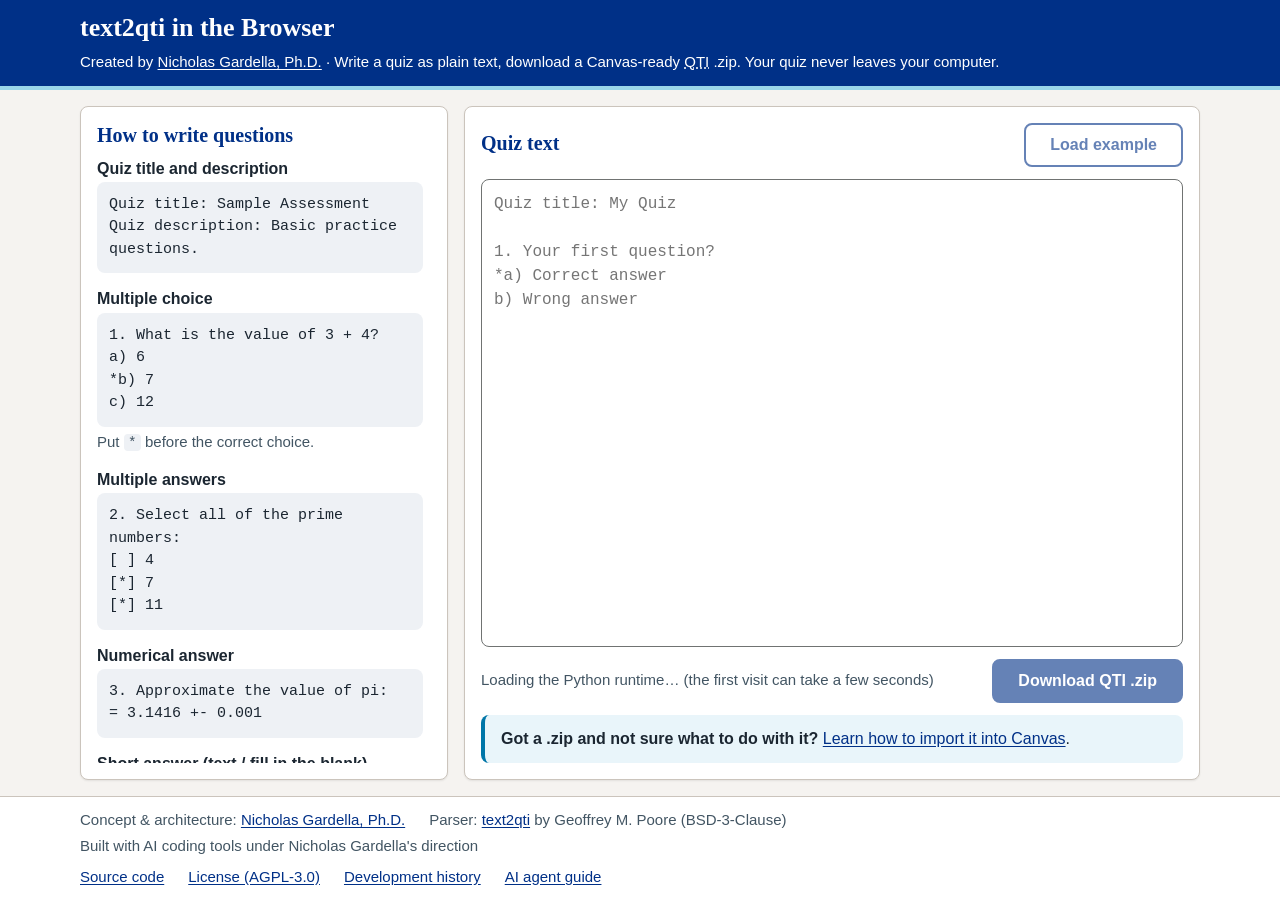
<file: index.html>
<!DOCTYPE html>
<!-- SPDX-License-Identifier: AGPL-3.0-or-later · Copyright (C) 2026 Nicholas Gardella -->
<html lang="en">
<head>
    <meta charset="UTF-8">
    <meta name="viewport" content="width=device-width, initial-scale=1">
    <title>text2qti in the Browser — Canvas Quiz Builder</title>
    <meta name="description" content="Write quiz questions as plain text and download a Canvas-ready QTI .zip, entirely in your browser.">
    <link rel="stylesheet" href="css/theme.css">
    <link rel="stylesheet" href="css/app.css">
    <!--
      PyScript loads the Pyodide (CPython compiled to WebAssembly) runtime.
      The version is pinned so an upstream release cannot silently change
      behaviour. See README.md for performance and security notes.
    -->
    <script type="module" src="https://pyscript.net/releases/2026.7.3/core.js"></script>
</head>
<body>
    <a class="skip-link" href="#quiz-input">Skip to the quiz editor</a>

    <header class="site-header">
        <div class="site-header__inner">
            <h1>text2qti in the Browser</h1>
            <p>Created by <a href="https://n.gardella.cc/">Nicholas Gardella, Ph.D.</a> · Write a quiz as plain text, download a Canvas-ready <abbr title="Question and Test Interoperability">QTI</abbr> .zip. Your quiz never leaves your computer.</p>
        </div>
    </header>

    <main class="app">
        <!-- Editor first in source order: it is the main task, so it comes
             first for screen readers and on phones. On wide screens app.css
             places it in the right-hand column. -->
        <section class="editor card" aria-labelledby="editor-title">
            <div class="editor__header">
                <h2 id="editor-title"><label for="quiz-input">Quiz text</label></h2>
                <button type="button" id="example-btn" class="button button--secondary" disabled>Load example</button>
            </div>

            <textarea id="quiz-input" spellcheck="false" autocomplete="off"
                      aria-describedby="status"
                      placeholder="Quiz title: My Quiz&#10;&#10;1. Your first question?&#10;*a) Correct answer&#10;b) Wrong answer"></textarea>

            <div class="editor__actions">
                <!-- role="status" + aria-live: screen readers announce
                     loading/success/error messages without moving focus. -->
                <output id="status" class="status" role="status" aria-live="polite" data-state="loading">
                    Loading the Python runtime… (the first visit can take a few seconds)
                </output>
                <button type="button" id="generate-btn" class="button button--primary" disabled>Download QTI .zip</button>
            </div>

            <!-- Invitation for people who have never imported a QTI file. -->
            <p class="callout">
                <strong>Got a .zip and not sure what to do with it?</strong>
                <a href="canvas-import.html">Learn how to import it into Canvas</a>.
            </p>

            <pre id="error-output" class="error-output" role="alert" hidden></pre>
        </section>
        <!-- Syntax reference (left column on wide screens). Each <pre data-example> is also
             used by the "Load example" button, so the guide and the sample
             quiz can never drift apart. -->
        <aside class="guide card" aria-labelledby="guide-title">
            <h2 id="guide-title">How to write questions</h2>
            <div class="guide__body" tabindex="0" aria-label="Question syntax examples (scrollable)">
                <section>
                    <h3>Quiz title and description</h3>
                    <pre data-example>Quiz title: Sample Assessment
Quiz description: Basic practice questions.</pre>
                </section>
                <section>
                    <h3>Multiple choice</h3>
                    <pre data-example>1. What is the value of 3 + 4?
a) 6
*b) 7
c) 12</pre>
                    <p>Put <code>*</code> before the correct choice.</p>
                </section>
                <section>
                    <h3>Multiple answers</h3>
                    <pre data-example>2. Select all of the prime numbers:
[ ] 4
[*] 7
[*] 11</pre>
                </section>
                <section>
                    <h3>Numerical answer</h3>
                    <pre data-example>3. Approximate the value of pi:
= 3.1416 +- 0.001</pre>
                </section>
                <section>
                    <h3>Short answer (text / fill in the blank)</h3>
                    <pre data-example>4. Name the algorithm that swaps adjacent items:
*   bubble sort
*   bubblesort
*   Bubble Sort</pre>
                    <p>Each <code>*</code> line is one accepted answer (plain text, one line each).</p>
                </section>
                <section>
                    <h3>Essay</h3>
                    <pre data-example>5. Describe the runtime of bubble sort.
____</pre>
                </section>
                <section>
                    <h3>File upload</h3>
                    <pre data-example>6. Upload your source code.
^^^^</pre>
                </section>
                <section class="callout callout--warning">
                    <h3>Limitations in the browser</h3>
                    <p>Executable code blocks (<code>.run</code>) are turned off, and images must be web links (there is no local disk to read them from). Long question text that wraps onto a new line must be indented.</p>
                </section>
                <p>Full syntax: <a href="https://github.com/gpoore/text2qti#readme">text2qti documentation</a>.</p>
            </div>
        </aside>

    </main>

    <footer class="site-footer">
        <div class="site-footer__inner">
            <ul>
                <li>Concept &amp; architecture: <a href="https://n.gardella.cc/">Nicholas Gardella, Ph.D.</a></li>
                <li>Parser: <a href="https://github.com/gpoore/text2qti">text2qti</a> by Geoffrey M. Poore (BSD-3-Clause)</li>
                <li>Built with AI coding tools under Nicholas Gardella's direction</li>
            </ul>
            <ul aria-label="Project links">
                <li><a href="https://github.com/njg4ne/text2qti">Source code</a></li>
                <li><a href="license.html">License (AGPL-3.0)</a></li>
                <li><a href="history.html">Development history</a></li>
                <li><a href="agents.html">AI agent guide</a></li>
            </ul>
        </div>
    </footer>

    <noscript>
        <p class="callout callout--warning">This tool needs JavaScript and WebAssembly to run text2qti in your browser.</p>
    </noscript>

    <!-- The Python side of the app: see py/main.py. The config file pins
         the text2qti version; main.py fetches py/quizbuild.py itself. -->
    <script type="py" src="py/main.py" config="pyscript.toml"></script>
</body>
</html>
</file>
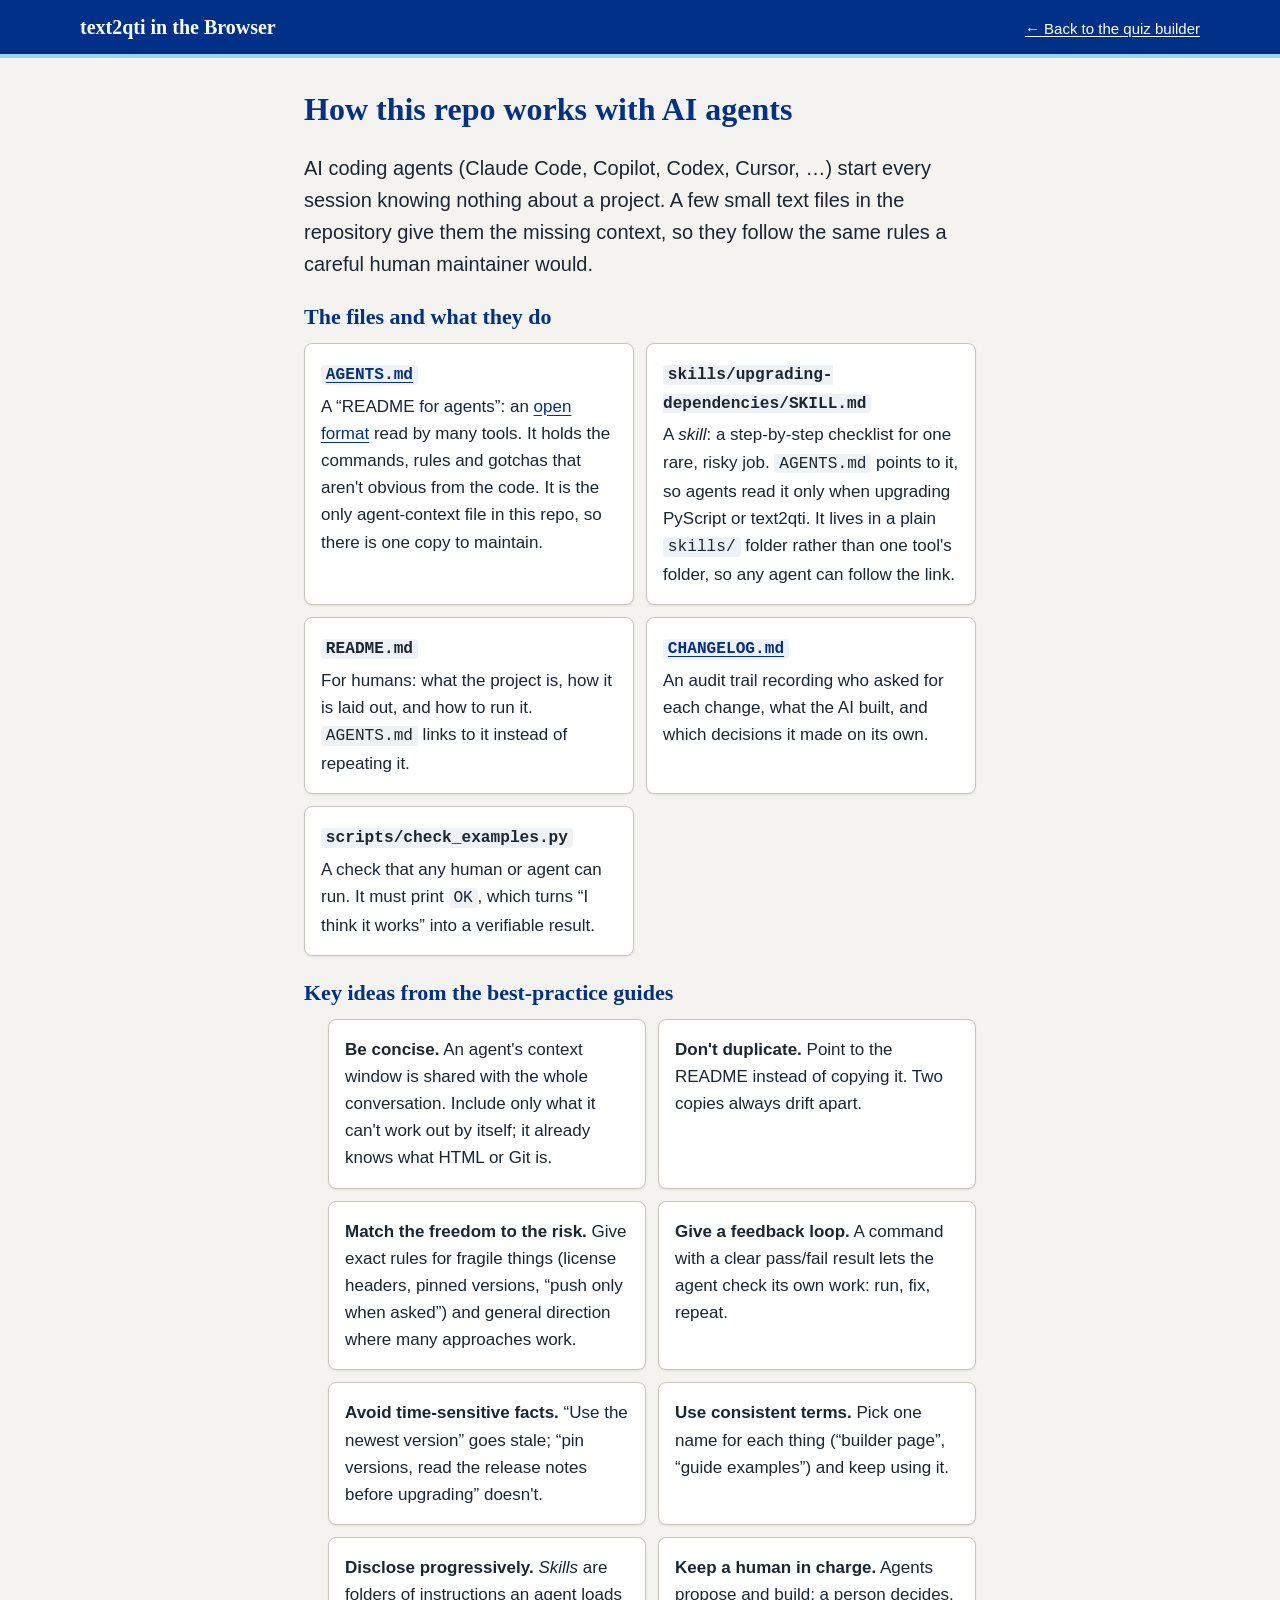
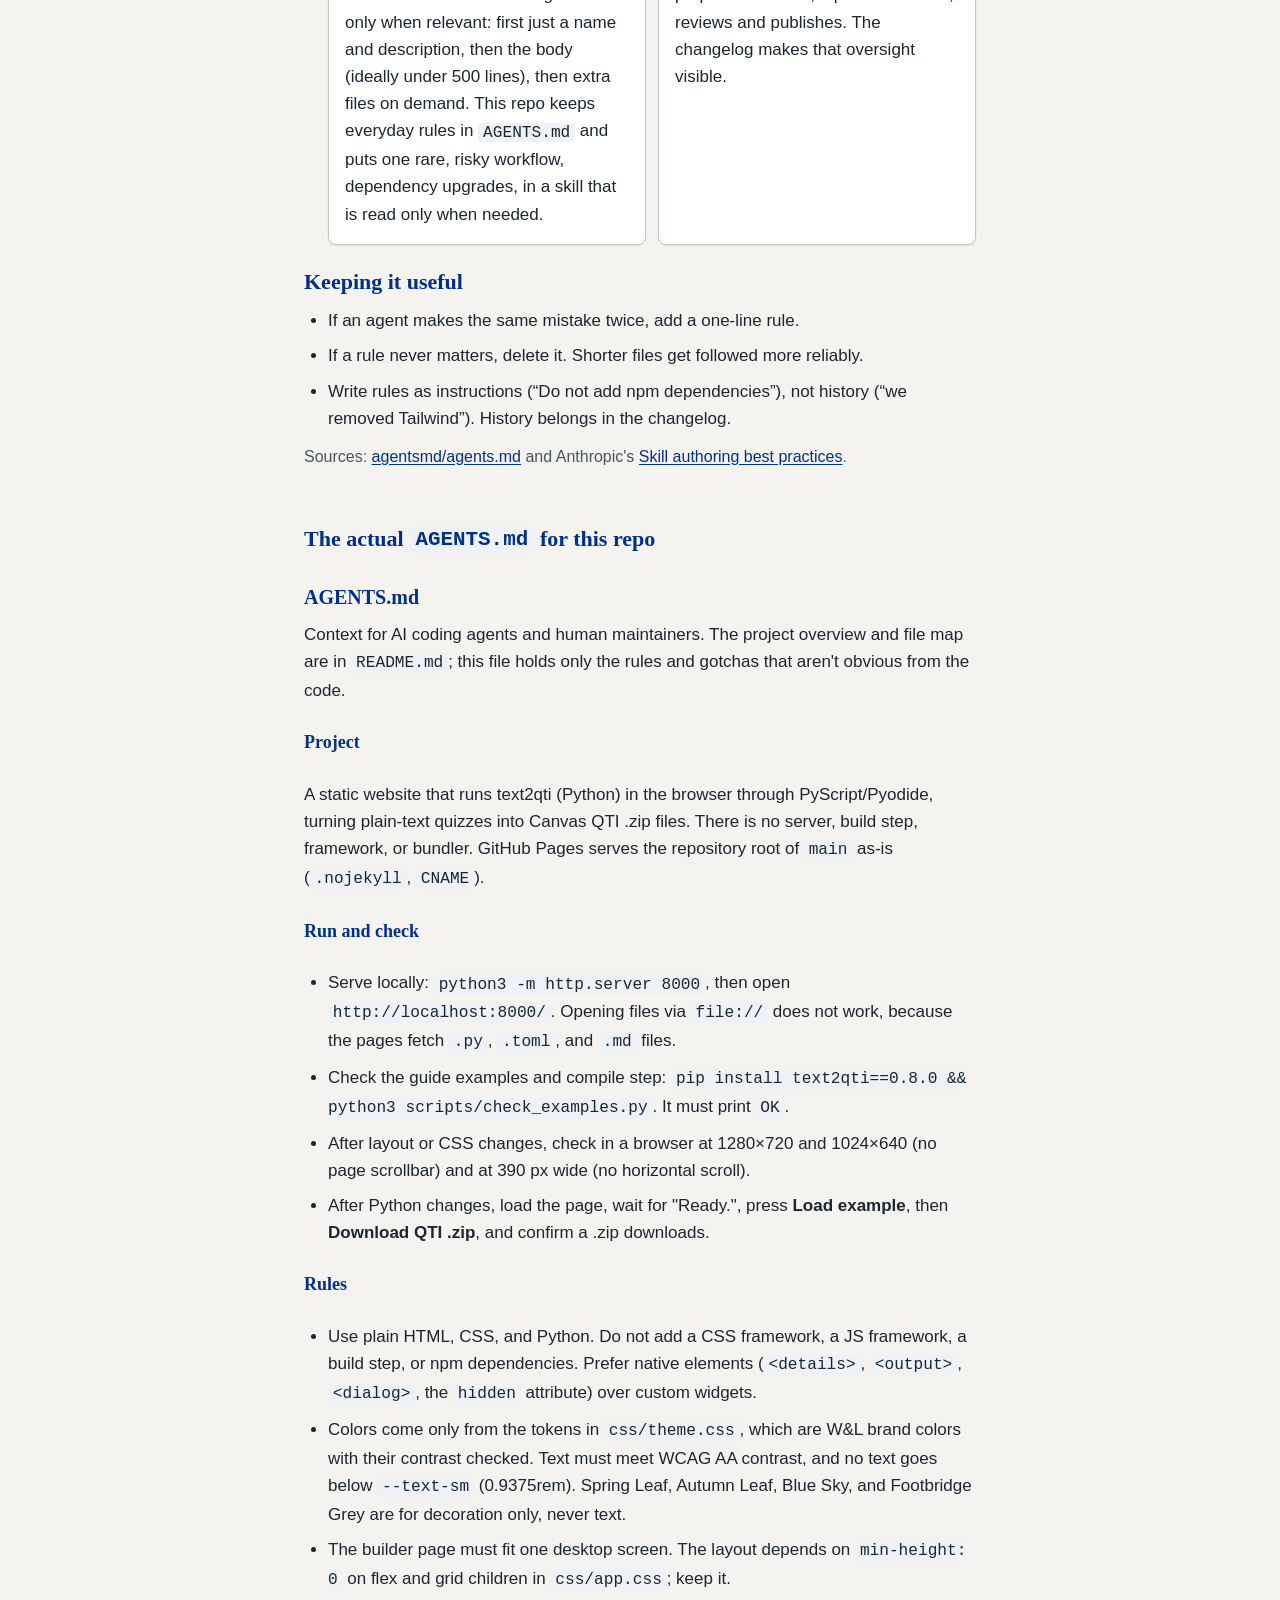
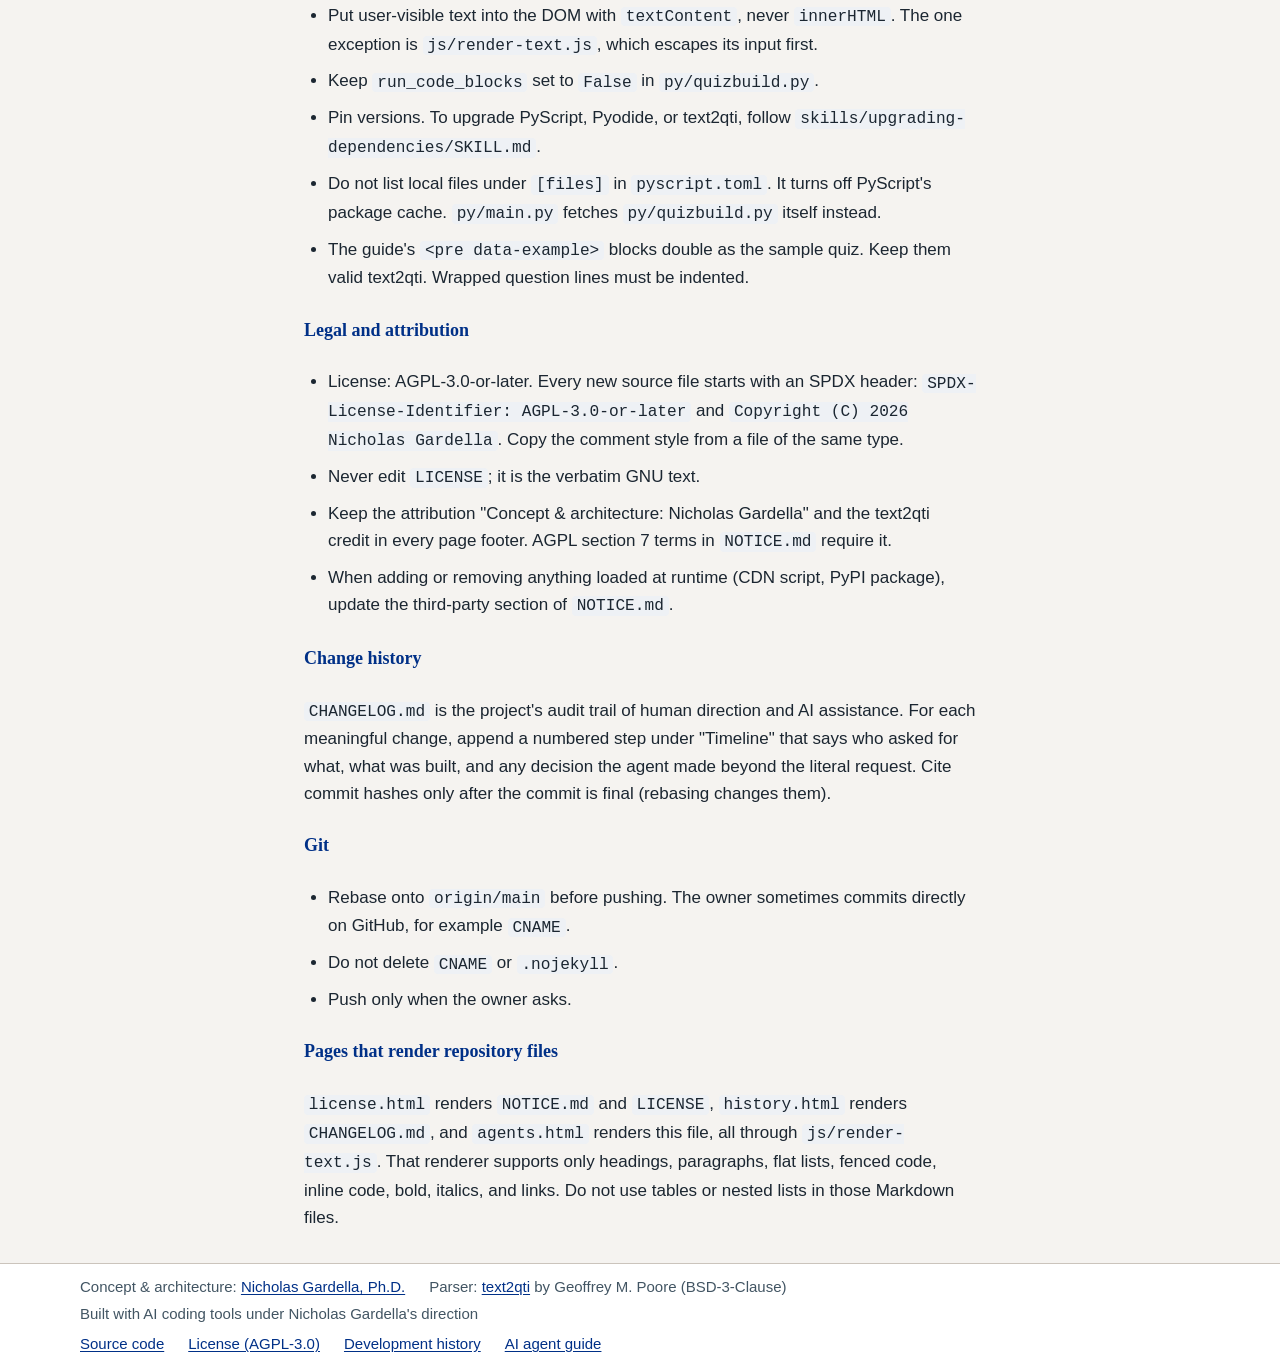
<file: agents.html>
<!DOCTYPE html>
<!-- SPDX-License-Identifier: AGPL-3.0-or-later · Copyright (C) 2026 Nicholas Gardella -->
<html lang="en">
<head>
    <meta charset="UTF-8">
    <meta name="viewport" content="width=device-width, initial-scale=1">
    <title>How This Repo Works with AI Agents — text2qti in the Browser</title>
    <meta name="description" content="A student-friendly guide to AGENTS.md and agent skills: what they are, the best practices behind them, and how this repository uses them.">
    <link rel="stylesheet" href="css/theme.css">
    <link rel="stylesheet" href="css/doc.css">
    <script type="module" src="js/render-text.js"></script>
</head>
<body>
    <a class="skip-link" href="#content">Skip to content</a>

    <header class="site-header">
        <div class="site-header__inner">
            <p class="site-header__title"><a href="index.html">text2qti in the Browser</a></p>
            <p><a href="index.html">← Back to the quiz builder</a></p>
        </div>
    </header>

    <!-- Static summary for students, followed by the real AGENTS.md rendered
         by js/render-text.js (headings shifted down so this page keeps one <h1>). -->
    <main id="content" class="doc">
        <h1>How this repo works with AI agents</h1>

        <p class="doc__lede">AI coding agents (Claude Code, Copilot, Codex, Cursor, …) start every session knowing nothing about a project. A few small text files in the repository give them the missing context, so they follow the same rules a careful human maintainer would.</p>

        <section aria-labelledby="files">
            <h2 id="files">The files and what they do</h2>
            <dl class="points">
                <div class="card">
                    <dt><a href="AGENTS.md"><code>AGENTS.md</code></a></dt>
                    <dd>A “README for agents”: an <a href="https://agents.md/">open format</a> read by many tools. It holds the commands, rules and gotchas that aren't obvious from the code. It is the only agent-context file in this repo, so there is one copy to maintain.</dd>
                </div>
                <div class="card">
                    <dt><code>skills/upgrading-dependencies/SKILL.md</code></dt>
                    <dd>A <em>skill</em>: a step-by-step checklist for one rare, risky job. <code>AGENTS.md</code> points to it, so agents read it only when upgrading PyScript or text2qti. It lives in a plain <code>skills/</code> folder rather than one tool's folder, so any agent can follow the link.</dd>
                </div>
                <div class="card">
                    <dt><code>README.md</code></dt>
                    <dd>For humans: what the project is, how it is laid out, and how to run it. <code>AGENTS.md</code> links to it instead of repeating it.</dd>
                </div>
                <div class="card">
                    <dt><a href="history.html"><code>CHANGELOG.md</code></a></dt>
                    <dd>An audit trail recording who asked for each change, what the AI built, and which decisions it made on its own.</dd>
                </div>
                <div class="card">
                    <dt><code>scripts/check_examples.py</code></dt>
                    <dd>A check that any human or agent can run. It must print <code>OK</code>, which turns “I think it works” into a verifiable result.</dd>
                </div>
            </dl>
        </section>

        <section aria-labelledby="practices">
            <h2 id="practices">Key ideas from the best-practice guides</h2>
            <ul class="points">
                <li class="card"><strong>Be concise.</strong> An agent's context window is shared with the whole conversation. Include only what it can't work out by itself; it already knows what HTML or Git is.</li>
                <li class="card"><strong>Don't duplicate.</strong> Point to the README instead of copying it. Two copies always drift apart.</li>
                <li class="card"><strong>Match the freedom to the risk.</strong> Give exact rules for fragile things (license headers, pinned versions, “push only when asked”) and general direction where many approaches work.</li>
                <li class="card"><strong>Give a feedback loop.</strong> A command with a clear pass/fail result lets the agent check its own work: run, fix, repeat.</li>
                <li class="card"><strong>Avoid time-sensitive facts.</strong> “Use the newest version” goes stale; “pin versions, read the release notes before upgrading” doesn't.</li>
                <li class="card"><strong>Use consistent terms.</strong> Pick one name for each thing (“builder page”, “guide examples”) and keep using it.</li>
                <li class="card"><strong>Disclose progressively.</strong> <em>Skills</em> are folders of instructions an agent loads only when relevant: first just a name and description, then the body (ideally under 500 lines), then extra files on demand. This repo keeps everyday rules in <code>AGENTS.md</code> and puts one rare, risky workflow, dependency upgrades, in a skill that is read only when needed.</li>
                <li class="card"><strong>Keep a human in charge.</strong> Agents propose and build; a person decides, reviews and publishes. The changelog makes that oversight visible.</li>
            </ul>
        </section>

        <section aria-labelledby="maintain">
            <h2 id="maintain">Keeping it useful</h2>
            <ul>
                <li>If an agent makes the same mistake twice, add a one-line rule.</li>
                <li>If a rule never matters, delete it. Shorter files get followed more reliably.</li>
                <li>Write rules as instructions (“Do not add npm dependencies”), not history (“we removed Tailwind”). History belongs in the changelog.</li>
            </ul>
            <p class="doc__note">Sources: <a href="https://github.com/agentsmd/agents.md">agentsmd/agents.md</a> and Anthropic's <a href="https://platform.claude.com/docs/en/agents-and-tools/agent-skills/best-practices">Skill authoring best practices</a>.</p>
        </section>

        <section class="rendered" aria-labelledby="actual-file">
            <h2 id="actual-file">The actual <code>AGENTS.md</code> for this repo</h2>
            <div data-render-src="AGENTS.md" data-render-format="markdown" data-heading-offset="2" aria-busy="true">
                <p>Loading… If this text doesn't change, read <a href="AGENTS.md">AGENTS.md</a> directly.</p>
            </div>
        </section>
    </main>

    <footer class="site-footer">
        <div class="site-footer__inner">
            <ul>
                <li>Concept &amp; architecture: <a href="https://n.gardella.cc/">Nicholas Gardella, Ph.D.</a></li>
                <li>Parser: <a href="https://github.com/gpoore/text2qti">text2qti</a> by Geoffrey M. Poore (BSD-3-Clause)</li>
                <li>Built with AI coding tools under Nicholas Gardella's direction</li>
            </ul>
            <ul aria-label="Project links">
                <li><a href="https://github.com/njg4ne/text2qti">Source code</a></li>
                <li><a href="license.html">License (AGPL-3.0)</a></li>
                <li><a href="history.html">Development history</a></li>
                <li><a href="agents.html">AI agent guide</a></li>
            </ul>
        </div>
    </footer>
</body>
</html>
</file>
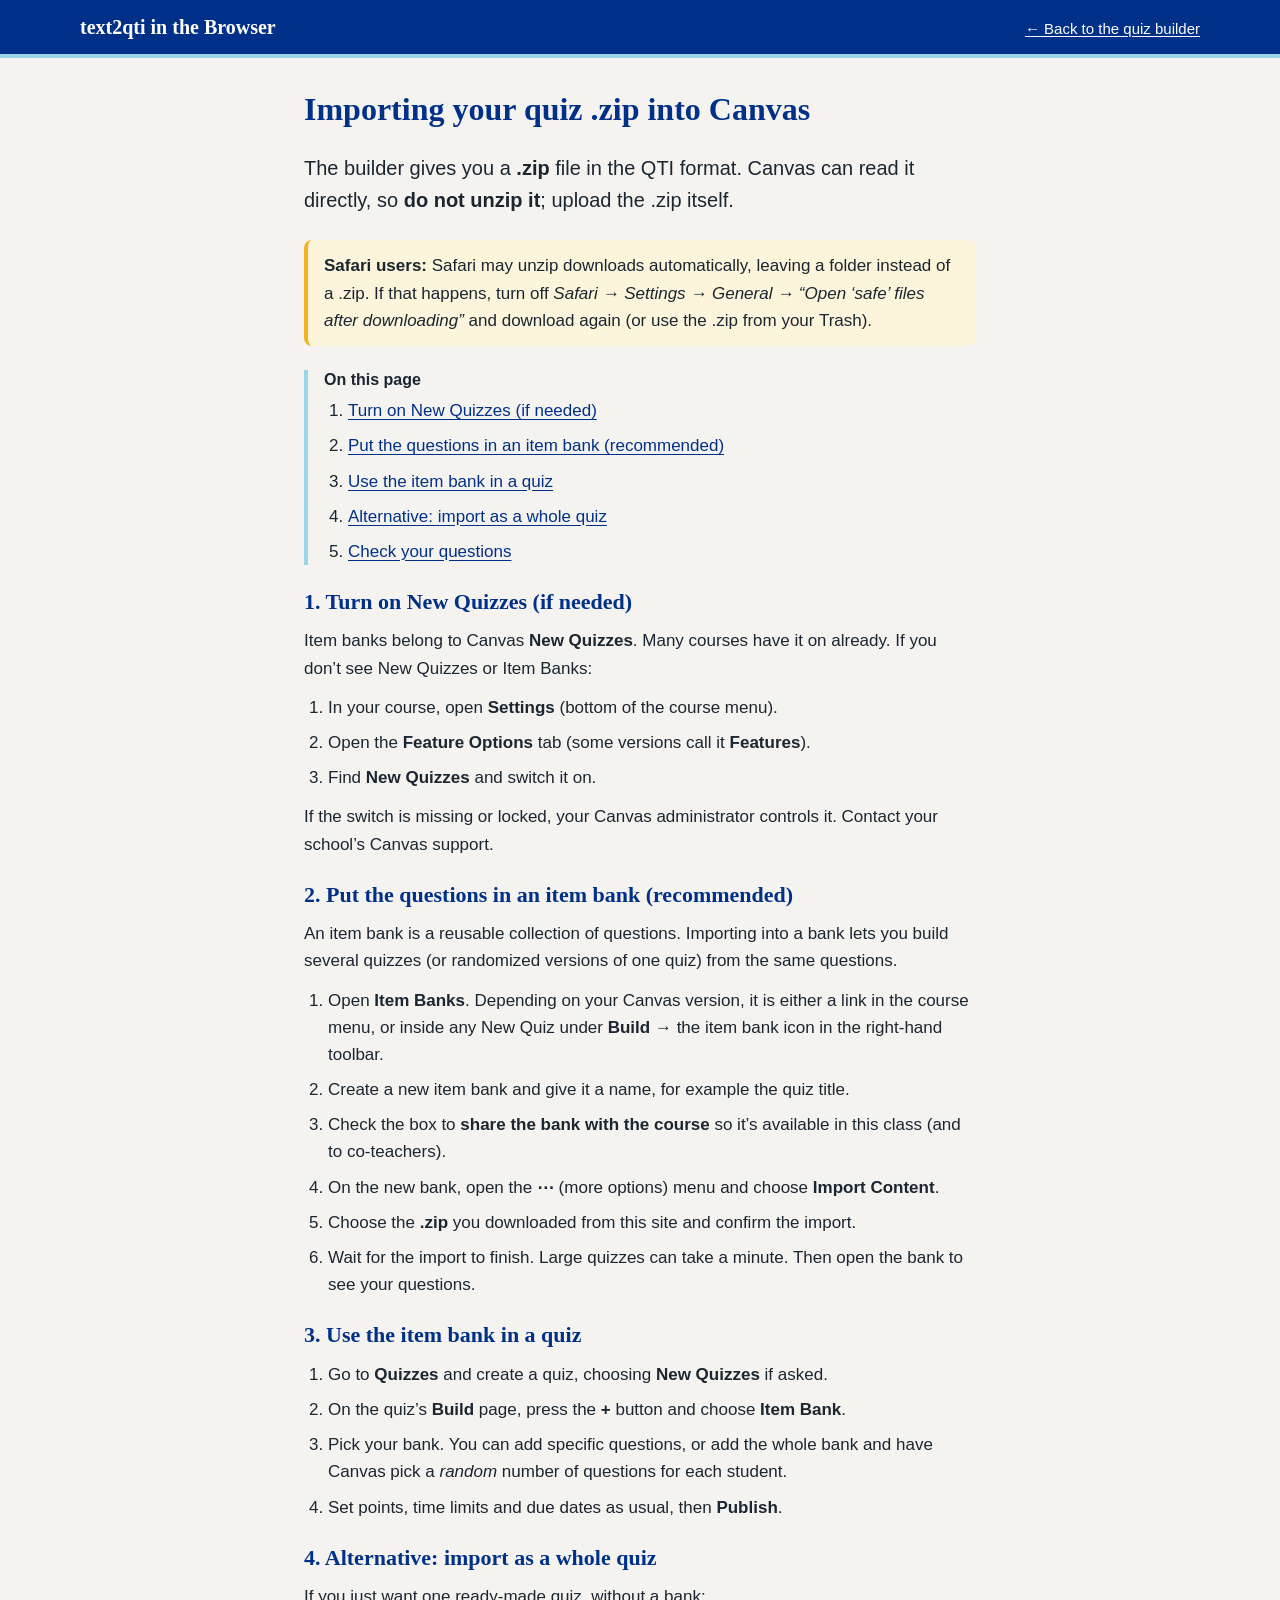
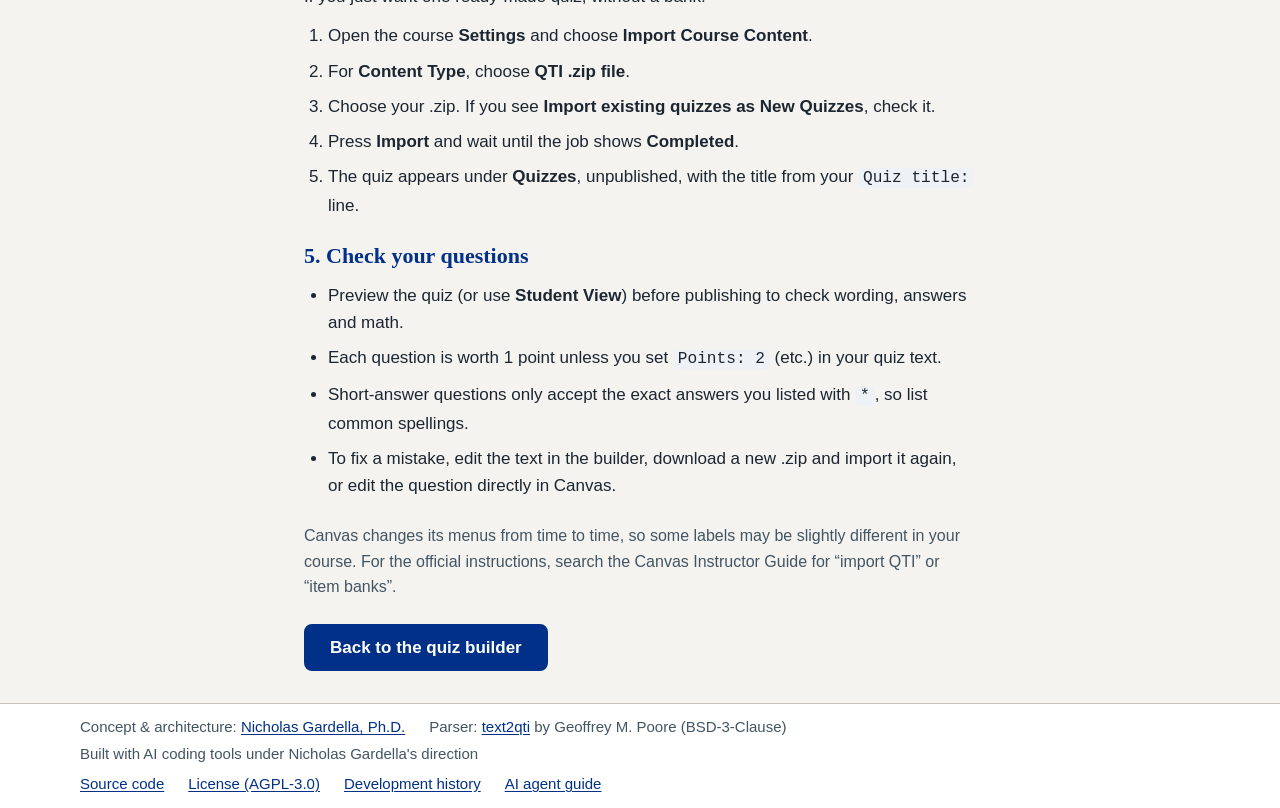
<file: canvas-import.html>
<!DOCTYPE html>
<!-- SPDX-License-Identifier: AGPL-3.0-or-later · Copyright (C) 2026 Nicholas Gardella -->
<html lang="en">
<head>
    <meta charset="UTF-8">
    <meta name="viewport" content="width=device-width, initial-scale=1">
    <title>Importing Your Quiz .zip into Canvas — text2qti in the Browser</title>
    <meta name="description" content="Step-by-step: put the QTI .zip from text2qti into a Canvas New Quizzes item bank, or import it directly as a quiz.">
    <link rel="stylesheet" href="css/theme.css">
    <link rel="stylesheet" href="css/doc.css">
</head>
<body>
    <a class="skip-link" href="#content">Skip to content</a>

    <header class="site-header">
        <div class="site-header__inner">
            <p class="site-header__title"><a href="index.html">text2qti in the Browser</a></p>
            <p><a href="index.html">← Back to the quiz builder</a></p>
        </div>
    </header>

    <main id="content" class="doc">
        <h1>Importing your quiz .zip into Canvas</h1>

        <p class="doc__lede">The builder gives you a <strong>.zip</strong> file in the QTI format. Canvas can read it directly, so <strong>do not unzip it</strong>; upload the .zip itself.</p>

        <aside class="callout callout--warning">
            <p><strong>Safari users:</strong> Safari may unzip downloads automatically, leaving a folder instead of a .zip. If that happens, turn off <em>Safari → Settings → General → “Open ‘safe’ files after downloading”</em> and download again (or use the .zip from your Trash).</p>
        </aside>

        <nav aria-labelledby="toc-title" class="doc__toc">
            <h2 id="toc-title">On this page</h2>
            <ol>
                <li><a href="#enable">Turn on New Quizzes (if needed)</a></li>
                <li><a href="#bank">Put the questions in an item bank (recommended)</a></li>
                <li><a href="#use-bank">Use the item bank in a quiz</a></li>
                <li><a href="#direct">Alternative: import as a whole quiz</a></li>
                <li><a href="#check">Check your questions</a></li>
            </ol>
        </nav>

        <section aria-labelledby="enable">
            <h2 id="enable">1. Turn on New Quizzes (if needed)</h2>
            <p>Item banks belong to Canvas <strong>New Quizzes</strong>. Many courses have it on already. If you don’t see New Quizzes or Item Banks:</p>
            <ol>
                <li>In your course, open <strong>Settings</strong> (bottom of the course menu).</li>
                <li>Open the <strong>Feature Options</strong> tab (some versions call it <strong>Features</strong>).</li>
                <li>Find <strong>New Quizzes</strong> and switch it on.</li>
            </ol>
            <p>If the switch is missing or locked, your Canvas administrator controls it. Contact your school’s Canvas support.</p>
        </section>

        <section aria-labelledby="bank">
            <h2 id="bank">2. Put the questions in an item bank (recommended)</h2>
            <p>An item bank is a reusable collection of questions. Importing into a bank lets you build several quizzes (or randomized versions of one quiz) from the same questions.</p>
            <ol>
                <li>Open <strong>Item Banks</strong>. Depending on your Canvas version, it is either a link in the course menu, or inside any New Quiz under <strong>Build</strong> → the item bank icon in the right-hand toolbar.</li>
                <li>Create a new item bank and give it a name, for example the quiz title.</li>
                <li>Check the box to <strong>share the bank with the course</strong> so it’s available in this class (and to co-teachers).</li>
                <li>On the new bank, open the <strong>⋯</strong> (more options) menu and choose <strong>Import Content</strong>.</li>
                <li>Choose the <strong>.zip</strong> you downloaded from this site and confirm the import.</li>
                <li>Wait for the import to finish. Large quizzes can take a minute. Then open the bank to see your questions.</li>
            </ol>
        </section>

        <section aria-labelledby="use-bank">
            <h2 id="use-bank">3. Use the item bank in a quiz</h2>
            <ol>
                <li>Go to <strong>Quizzes</strong> and create a quiz, choosing <strong>New Quizzes</strong> if asked.</li>
                <li>On the quiz’s <strong>Build</strong> page, press the <strong>+</strong> button and choose <strong>Item Bank</strong>.</li>
                <li>Pick your bank. You can add specific questions, or add the whole bank and have Canvas pick a <em>random</em> number of questions for each student.</li>
                <li>Set points, time limits and due dates as usual, then <strong>Publish</strong>.</li>
            </ol>
        </section>

        <section aria-labelledby="direct">
            <h2 id="direct">4. Alternative: import as a whole quiz</h2>
            <p>If you just want one ready-made quiz, without a bank:</p>
            <ol>
                <li>Open the course <strong>Settings</strong> and choose <strong>Import Course Content</strong>.</li>
                <li>For <strong>Content Type</strong>, choose <strong>QTI .zip file</strong>.</li>
                <li>Choose your .zip. If you see <strong>Import existing quizzes as New Quizzes</strong>, check it.</li>
                <li>Press <strong>Import</strong> and wait until the job shows <strong>Completed</strong>.</li>
                <li>The quiz appears under <strong>Quizzes</strong>, unpublished, with the title from your <code>Quiz title:</code> line.</li>
            </ol>
        </section>

        <section aria-labelledby="check">
            <h2 id="check">5. Check your questions</h2>
            <ul>
                <li>Preview the quiz (or use <strong>Student View</strong>) before publishing to check wording, answers and math.</li>
                <li>Each question is worth 1 point unless you set <code>Points: 2</code> (etc.) in your quiz text.</li>
                <li>Short-answer questions only accept the exact answers you listed with <code>*</code>, so list common spellings.</li>
                <li>To fix a mistake, edit the text in the builder, download a new .zip and import it again, or edit the question directly in Canvas.</li>
            </ul>
        </section>

        <p class="doc__note">Canvas changes its menus from time to time, so some labels may be slightly different in your course. For the official instructions, search the Canvas Instructor Guide for “import QTI” or “item banks”.</p>

        <p><a class="button button--primary" href="index.html">Back to the quiz builder</a></p>
    </main>

    <footer class="site-footer">
        <div class="site-footer__inner">
            <ul>
                <li>Concept &amp; architecture: <a href="https://n.gardella.cc/">Nicholas Gardella, Ph.D.</a></li>
                <li>Parser: <a href="https://github.com/gpoore/text2qti">text2qti</a> by Geoffrey M. Poore (BSD-3-Clause)</li>
                <li>Built with AI coding tools under Nicholas Gardella's direction</li>
            </ul>
            <ul aria-label="Project links">
                <li><a href="https://github.com/njg4ne/text2qti">Source code</a></li>
                <li><a href="license.html">License (AGPL-3.0)</a></li>
                <li><a href="history.html">Development history</a></li>
                <li><a href="agents.html">AI agent guide</a></li>
            </ul>
        </div>
    </footer>
</body>
</html>
</file>
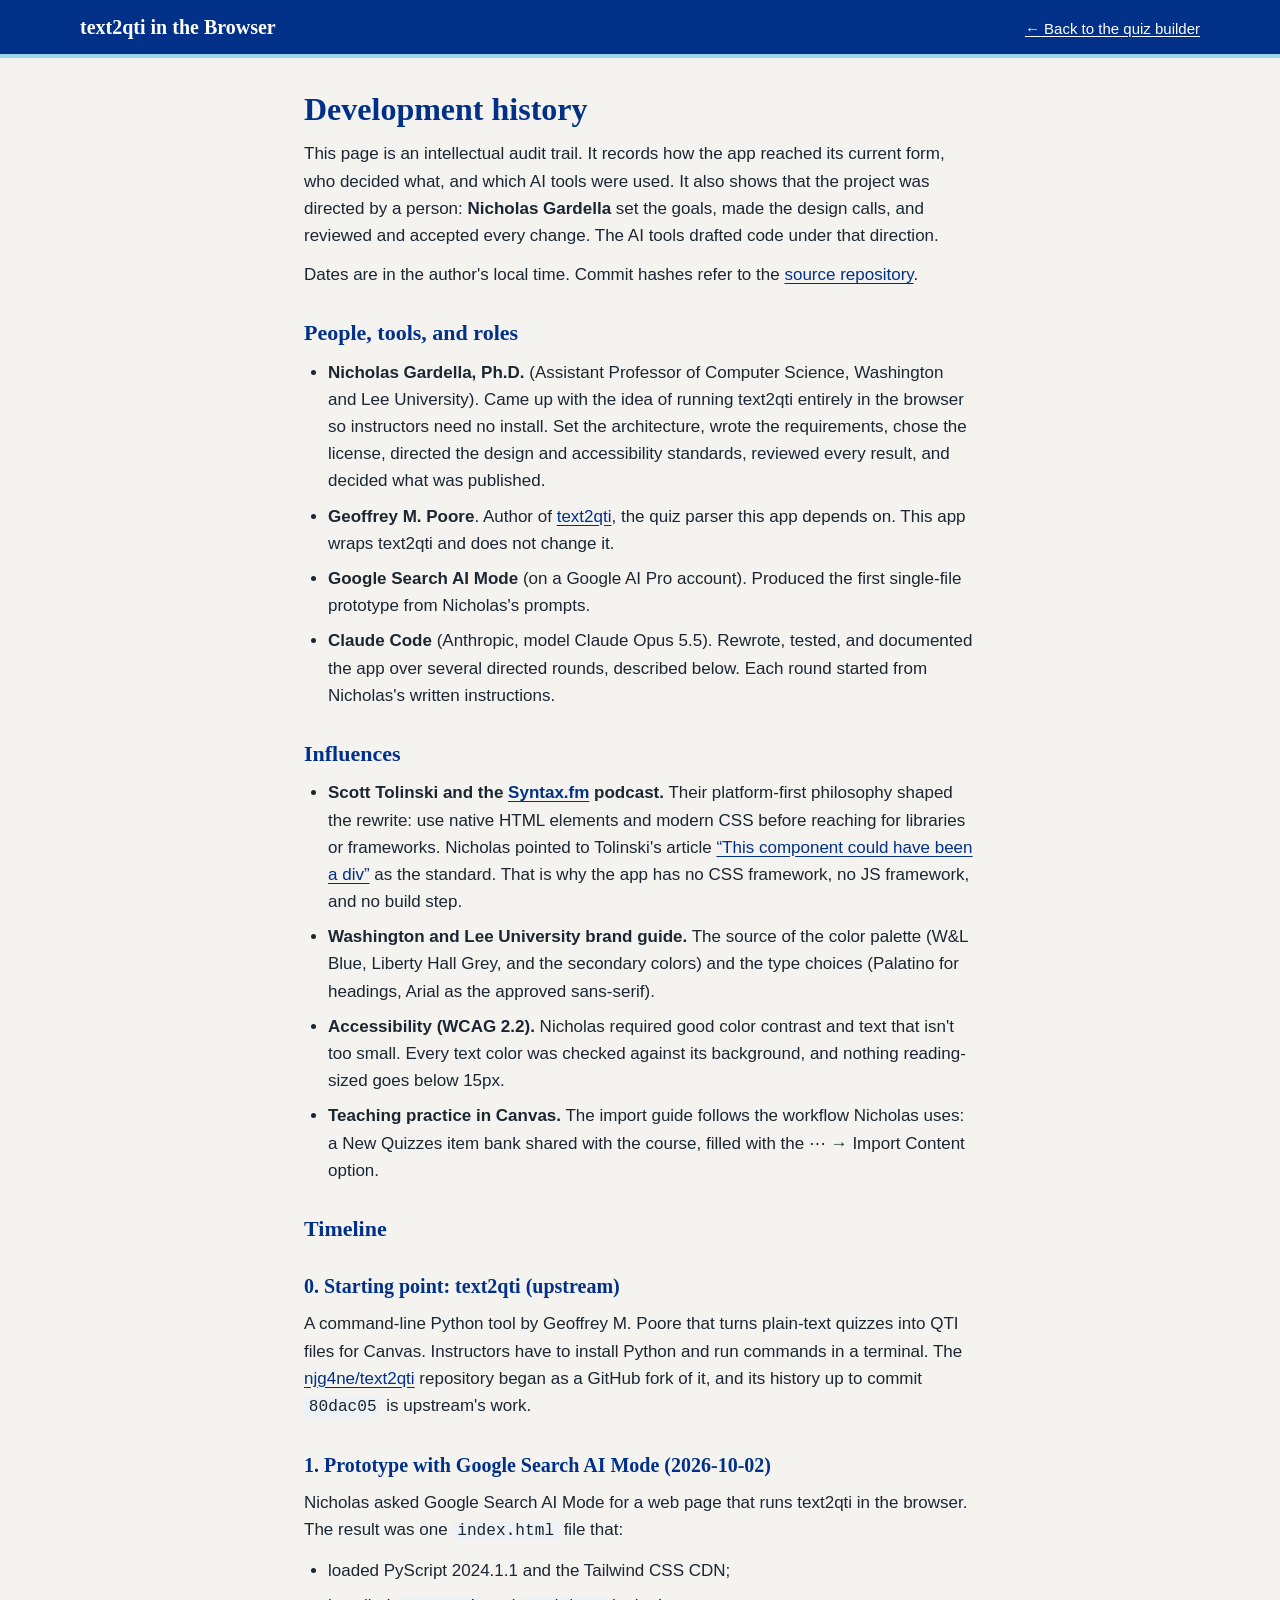
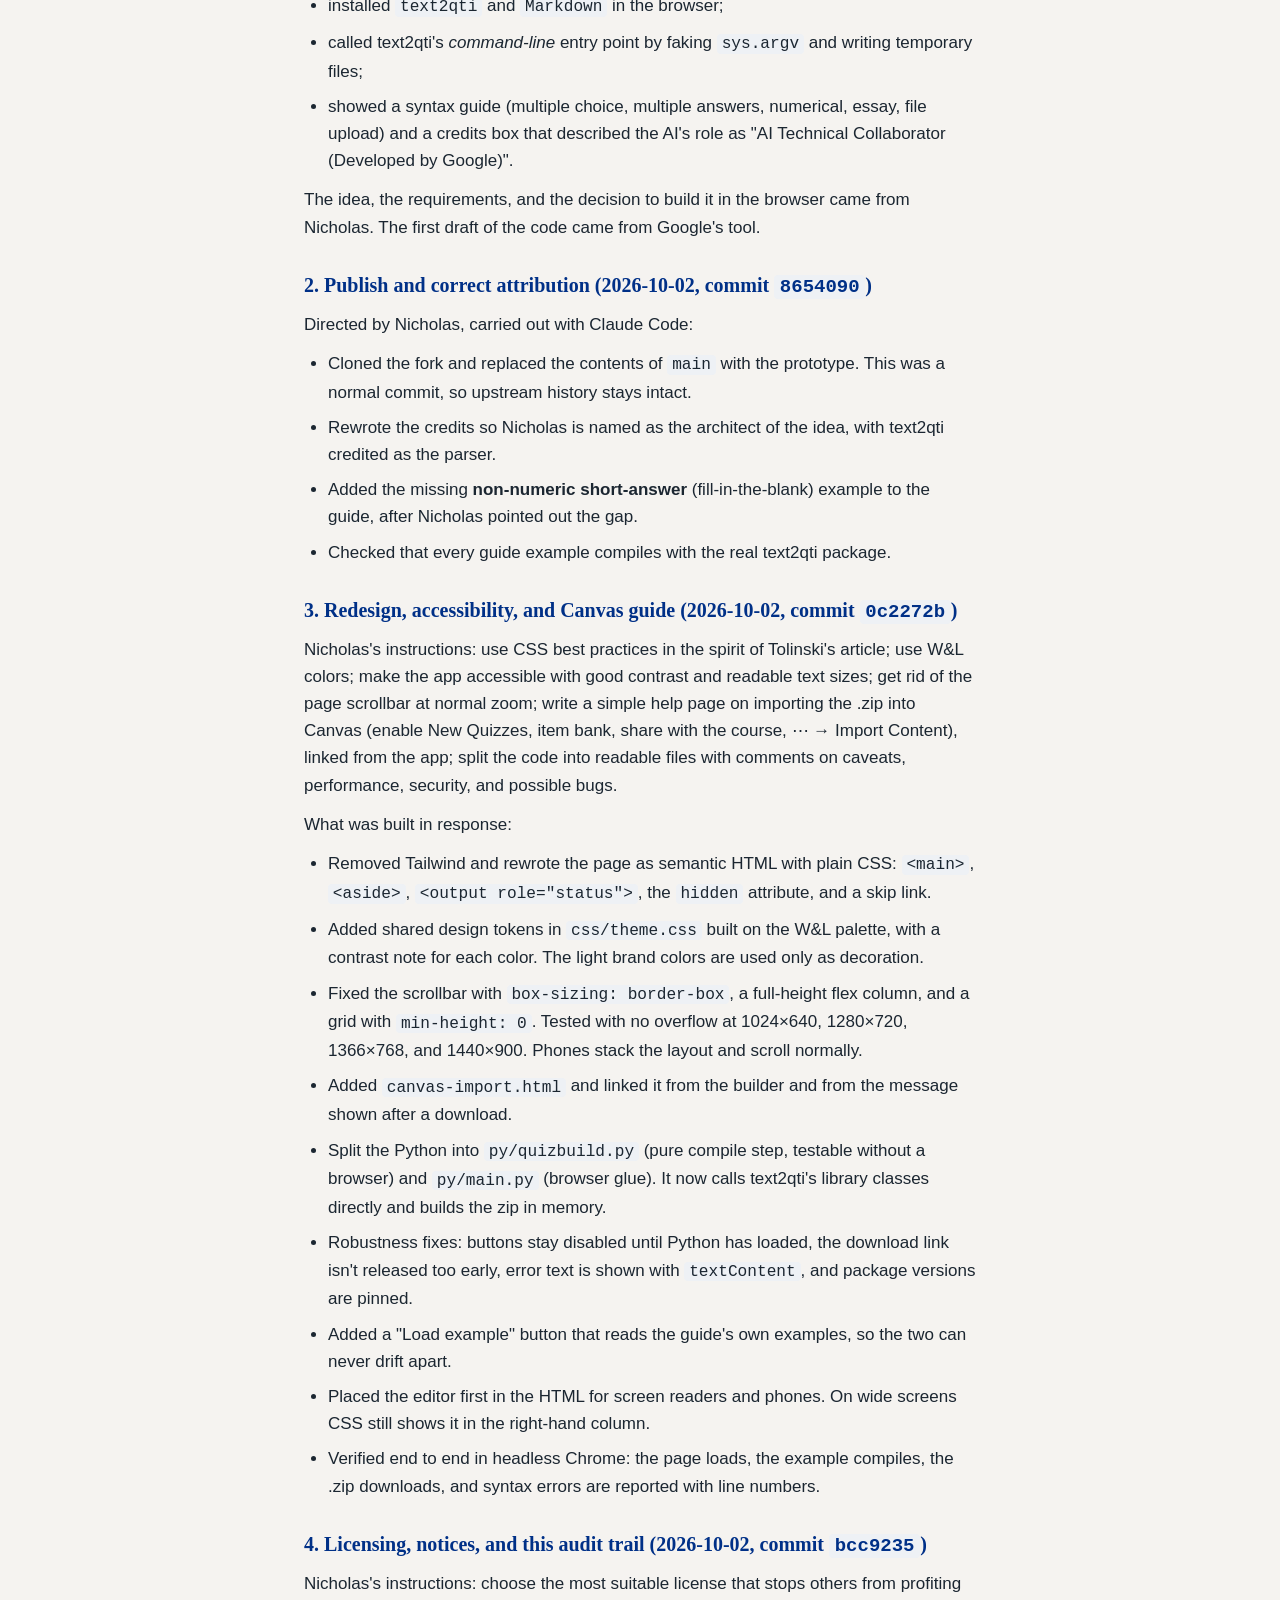
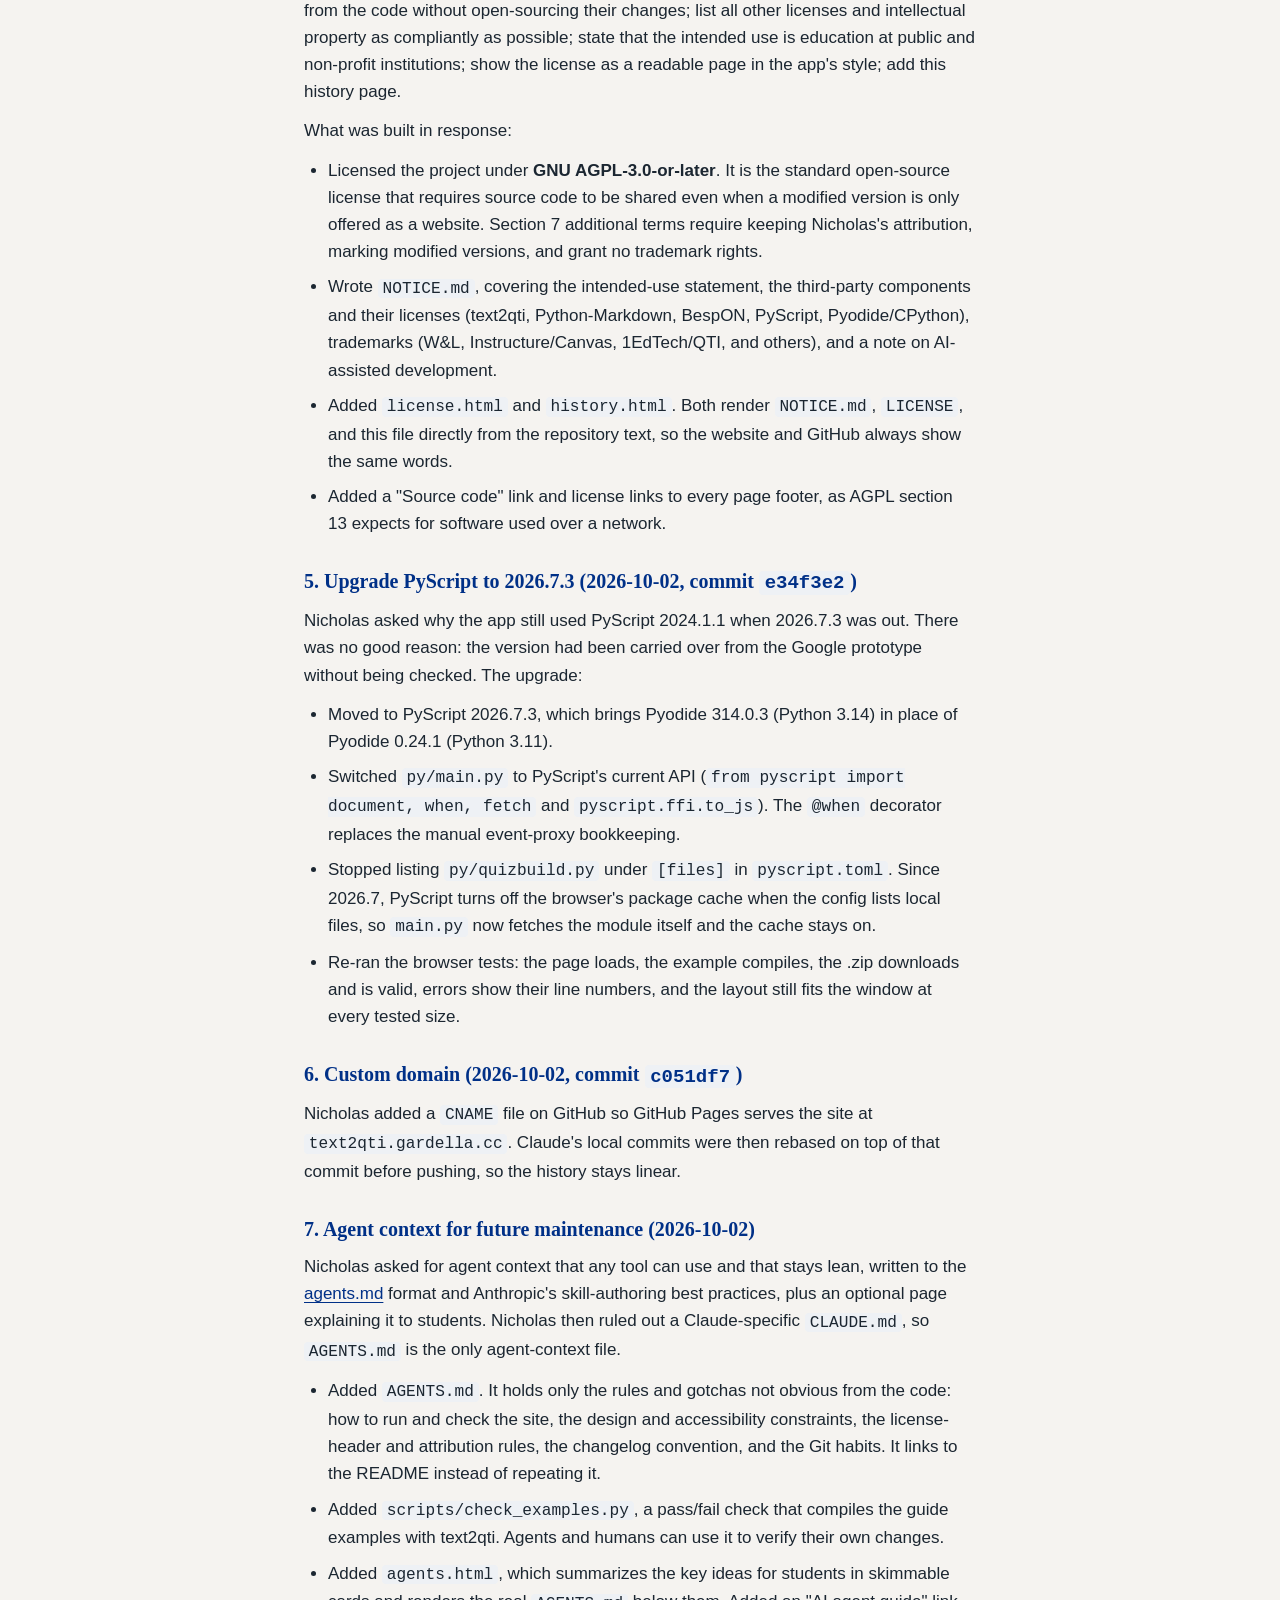
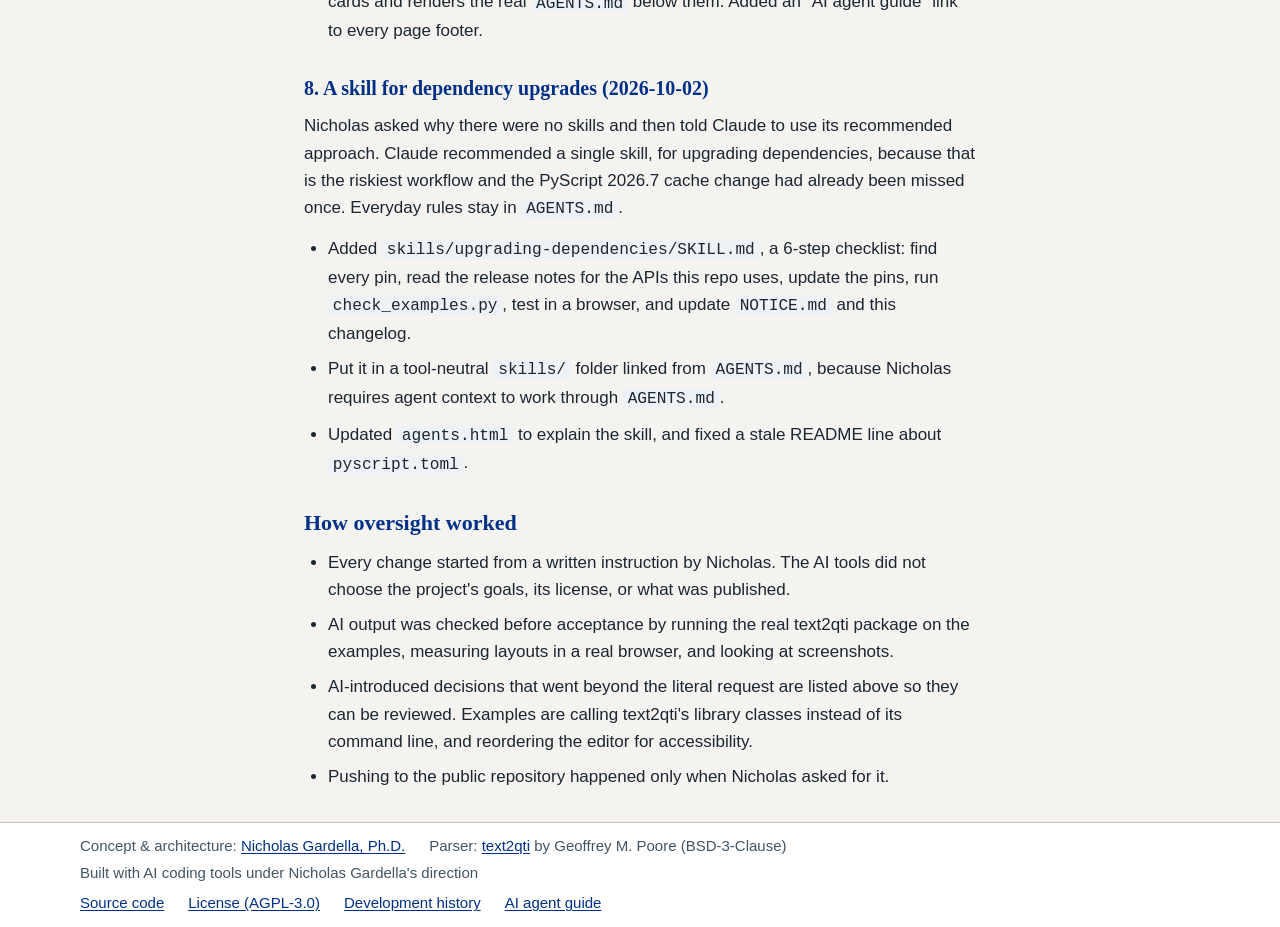
<file: history.html>
<!DOCTYPE html>
<!-- SPDX-License-Identifier: AGPL-3.0-or-later · Copyright (C) 2026 Nicholas Gardella -->
<html lang="en">
<head>
    <meta charset="UTF-8">
    <meta name="viewport" content="width=device-width, initial-scale=1">
    <title>Development history — text2qti in the Browser</title>
    <meta name="description" content="How this app was developed: from text2qti, to a Google AI Mode prototype, to directed revisions with Claude Code — an audit trail of human oversight.">
    <link rel="stylesheet" href="css/theme.css">
    <link rel="stylesheet" href="css/doc.css">
    <script type="module" src="js/render-text.js"></script>
</head>
<body>
    <a class="skip-link" href="#content">Skip to content</a>

    <header class="site-header">
        <div class="site-header__inner">
            <p class="site-header__title"><a href="index.html">text2qti in the Browser</a></p>
            <p><a href="index.html">← Back to the quiz builder</a></p>
        </div>
    </header>

    <!-- Rendered from CHANGELOG.md by js/render-text.js. -->
    <main id="content" class="doc">
        <article class="rendered" data-render-src="CHANGELOG.md" data-render-format="markdown" aria-busy="true">
            <h1>Development history</h1>
            <p>Loading… If this text doesn't change, read <a href="CHANGELOG.md">CHANGELOG.md</a> directly.</p>
        </article>
    </main>

    <footer class="site-footer">
        <div class="site-footer__inner">
            <ul>
                <li>Concept &amp; architecture: <a href="https://n.gardella.cc/">Nicholas Gardella, Ph.D.</a></li>
                <li>Parser: <a href="https://github.com/gpoore/text2qti">text2qti</a> by Geoffrey M. Poore (BSD-3-Clause)</li>
                <li>Built with AI coding tools under Nicholas Gardella's direction</li>
            </ul>
            <ul aria-label="Project links">
                <li><a href="https://github.com/njg4ne/text2qti">Source code</a></li>
                <li><a href="license.html">License (AGPL-3.0)</a></li>
                <li><a href="history.html">Development history</a></li>
                <li><a href="agents.html">AI agent guide</a></li>
            </ul>
        </div>
    </footer>
</body>
</html>
</file>
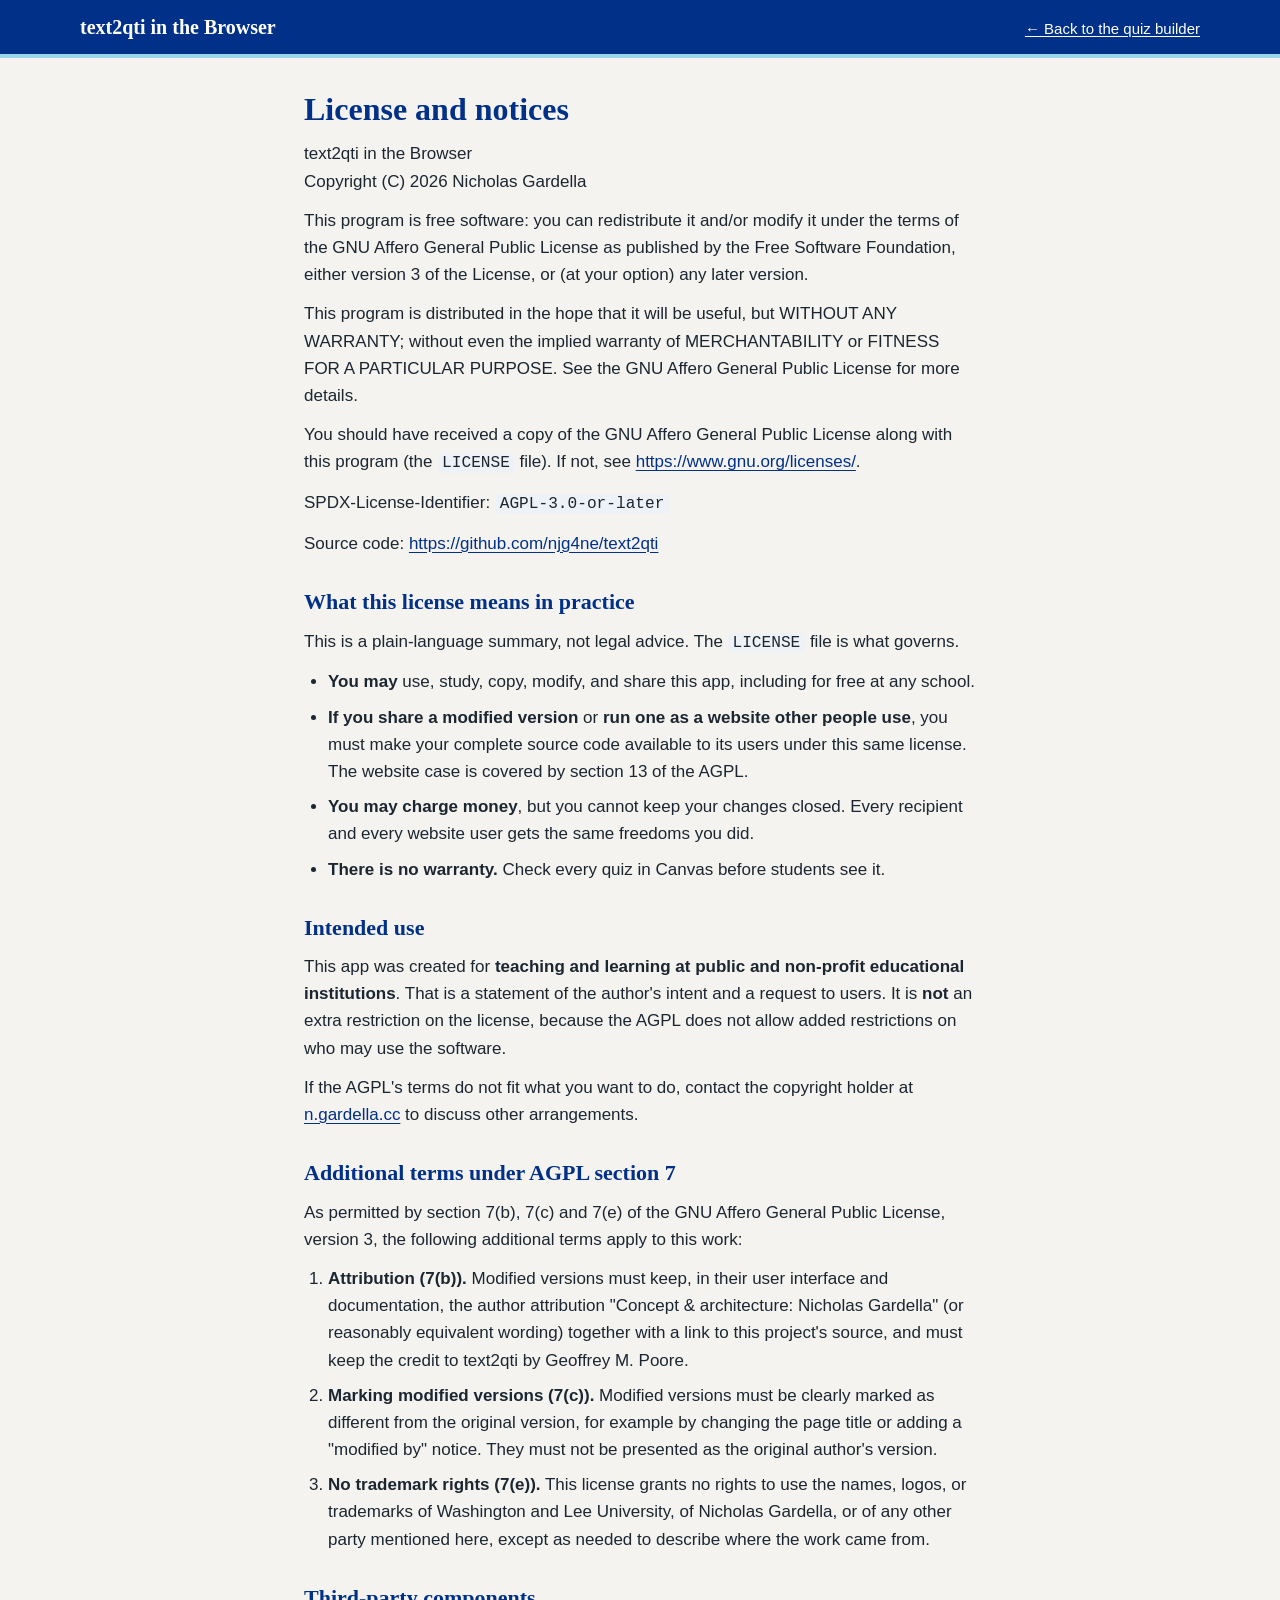
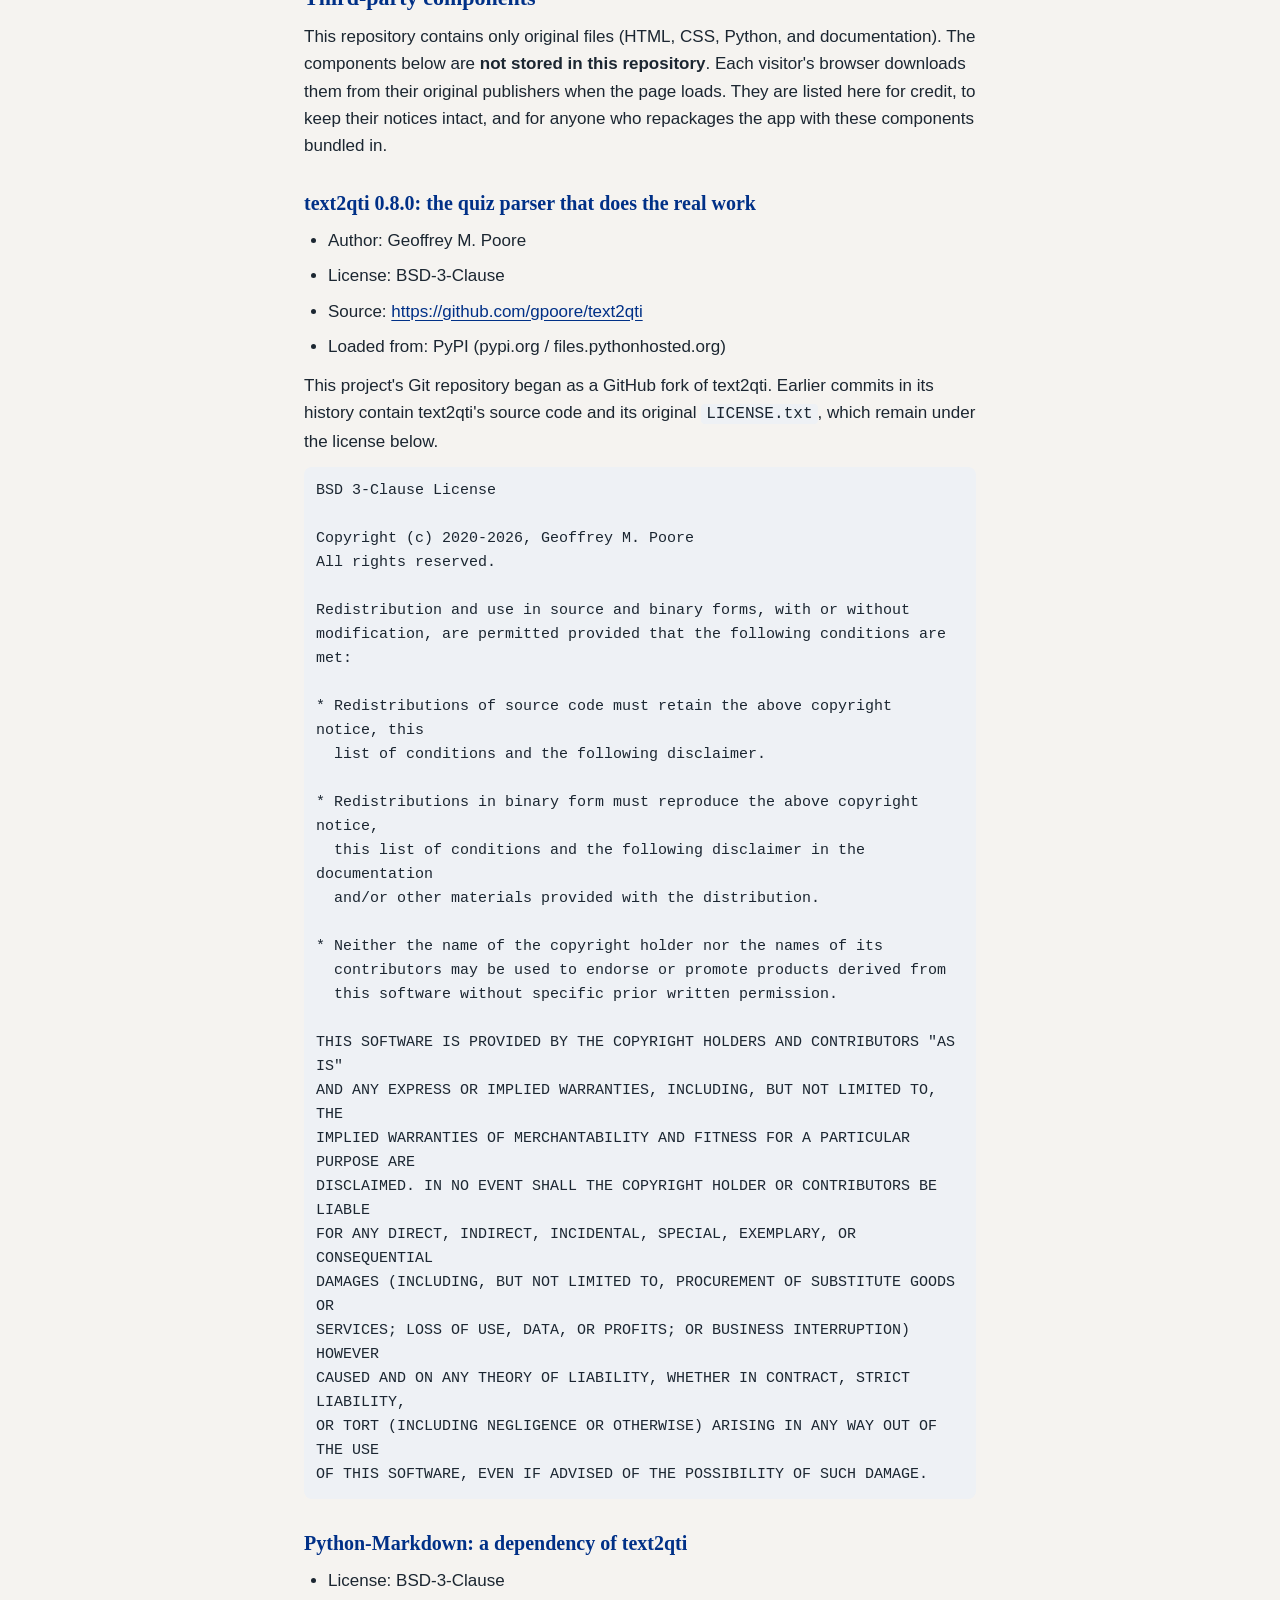
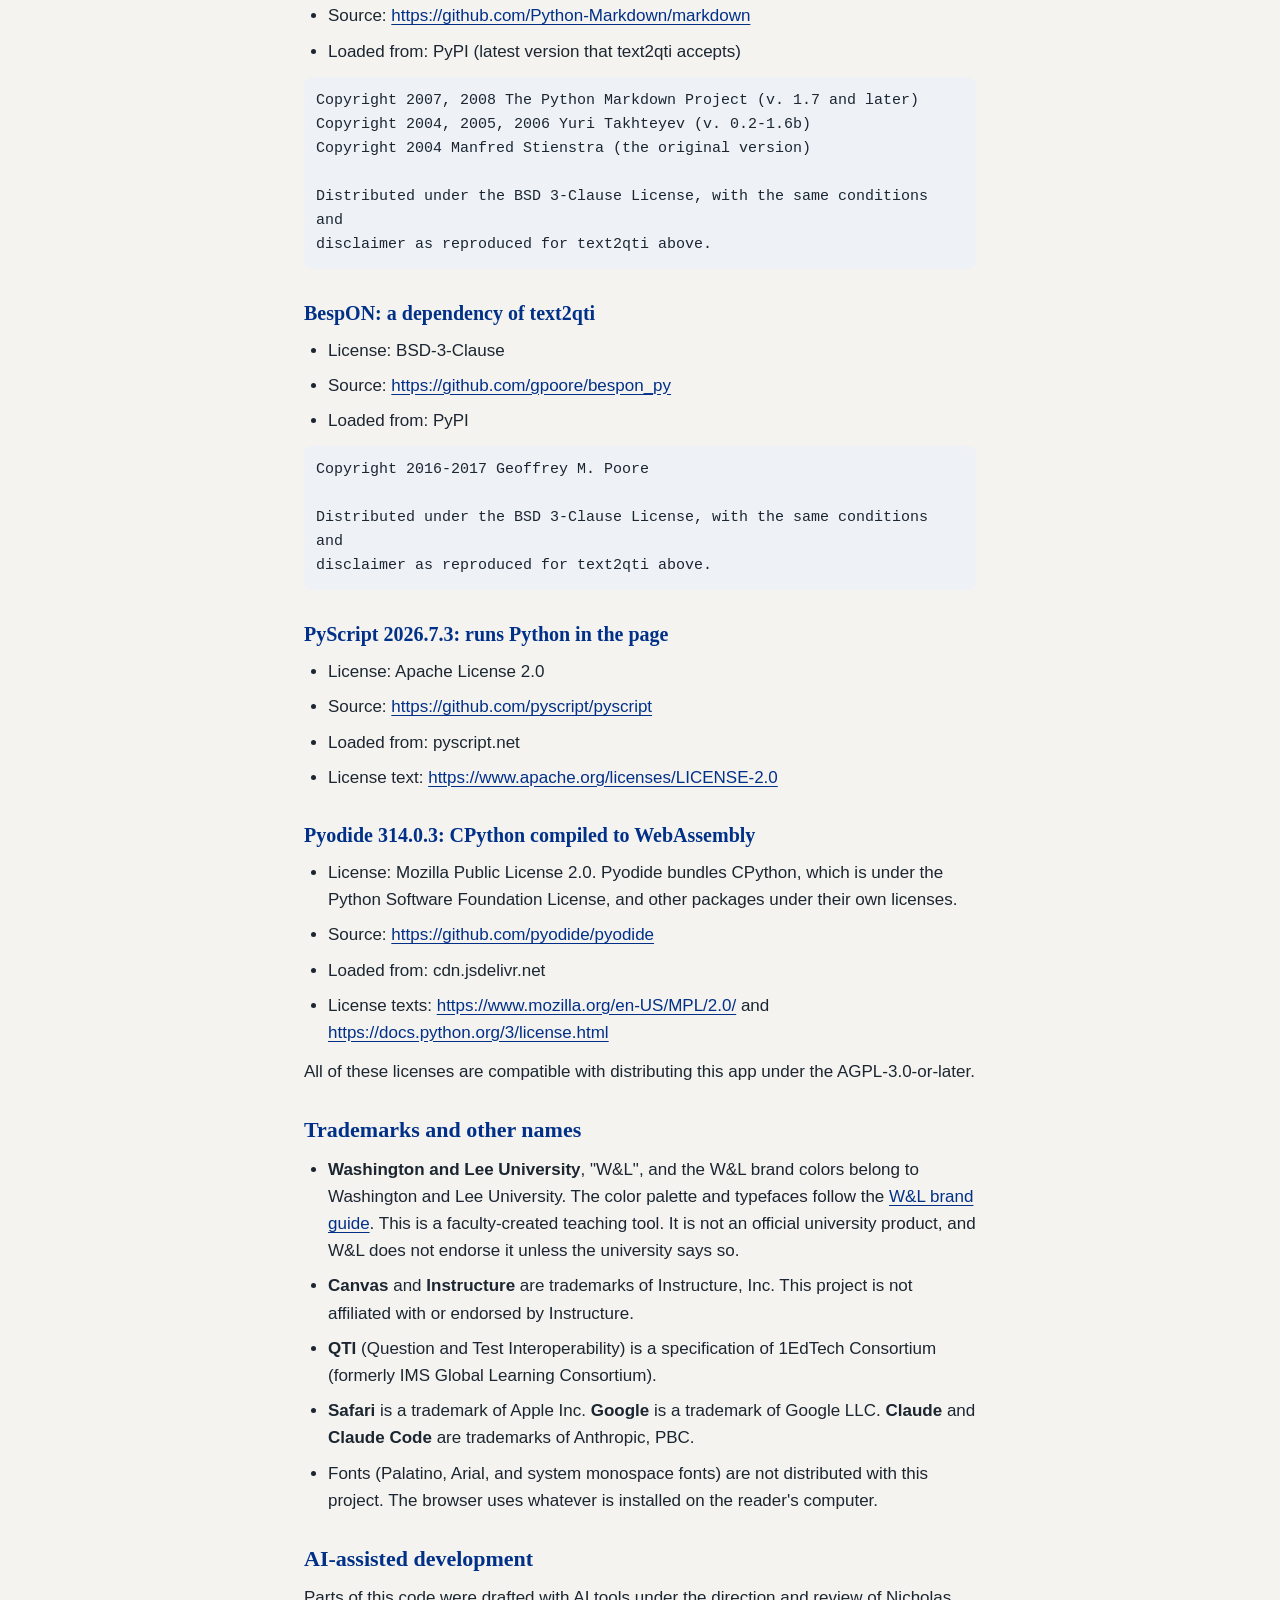
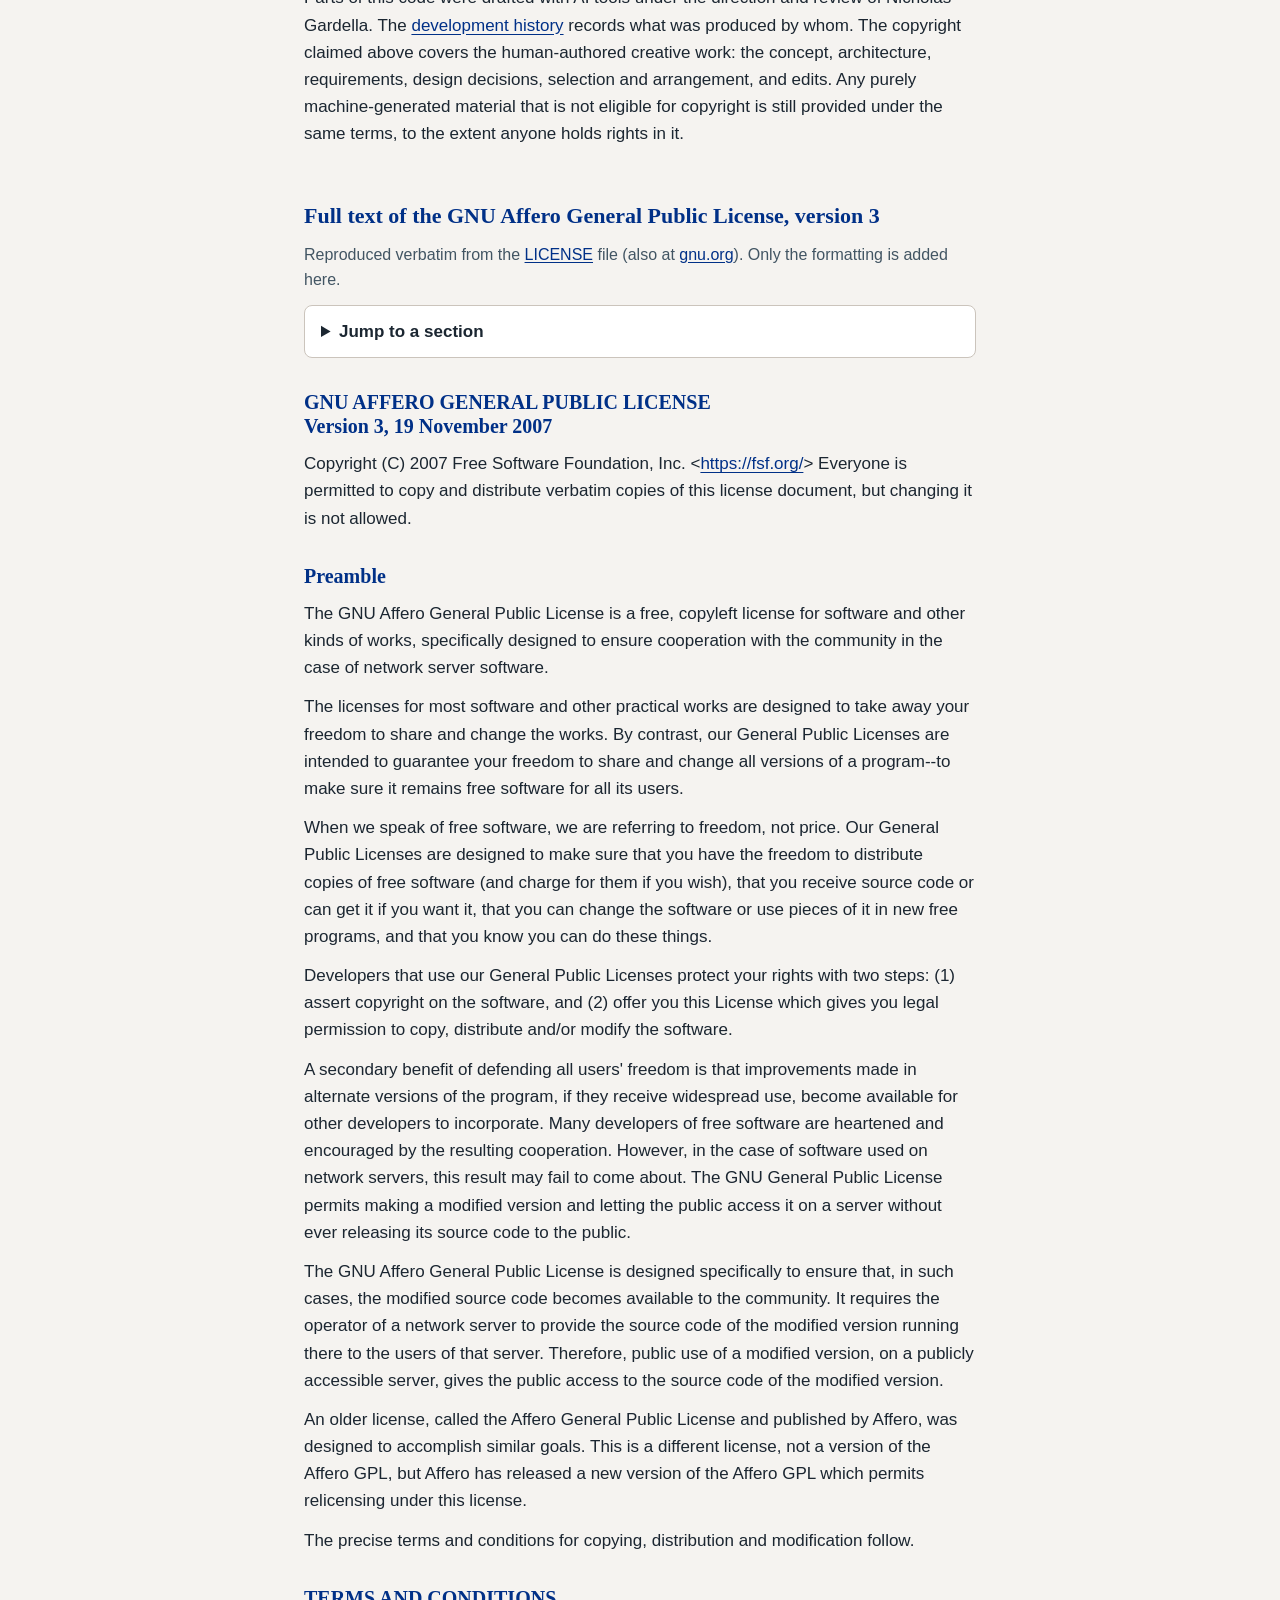
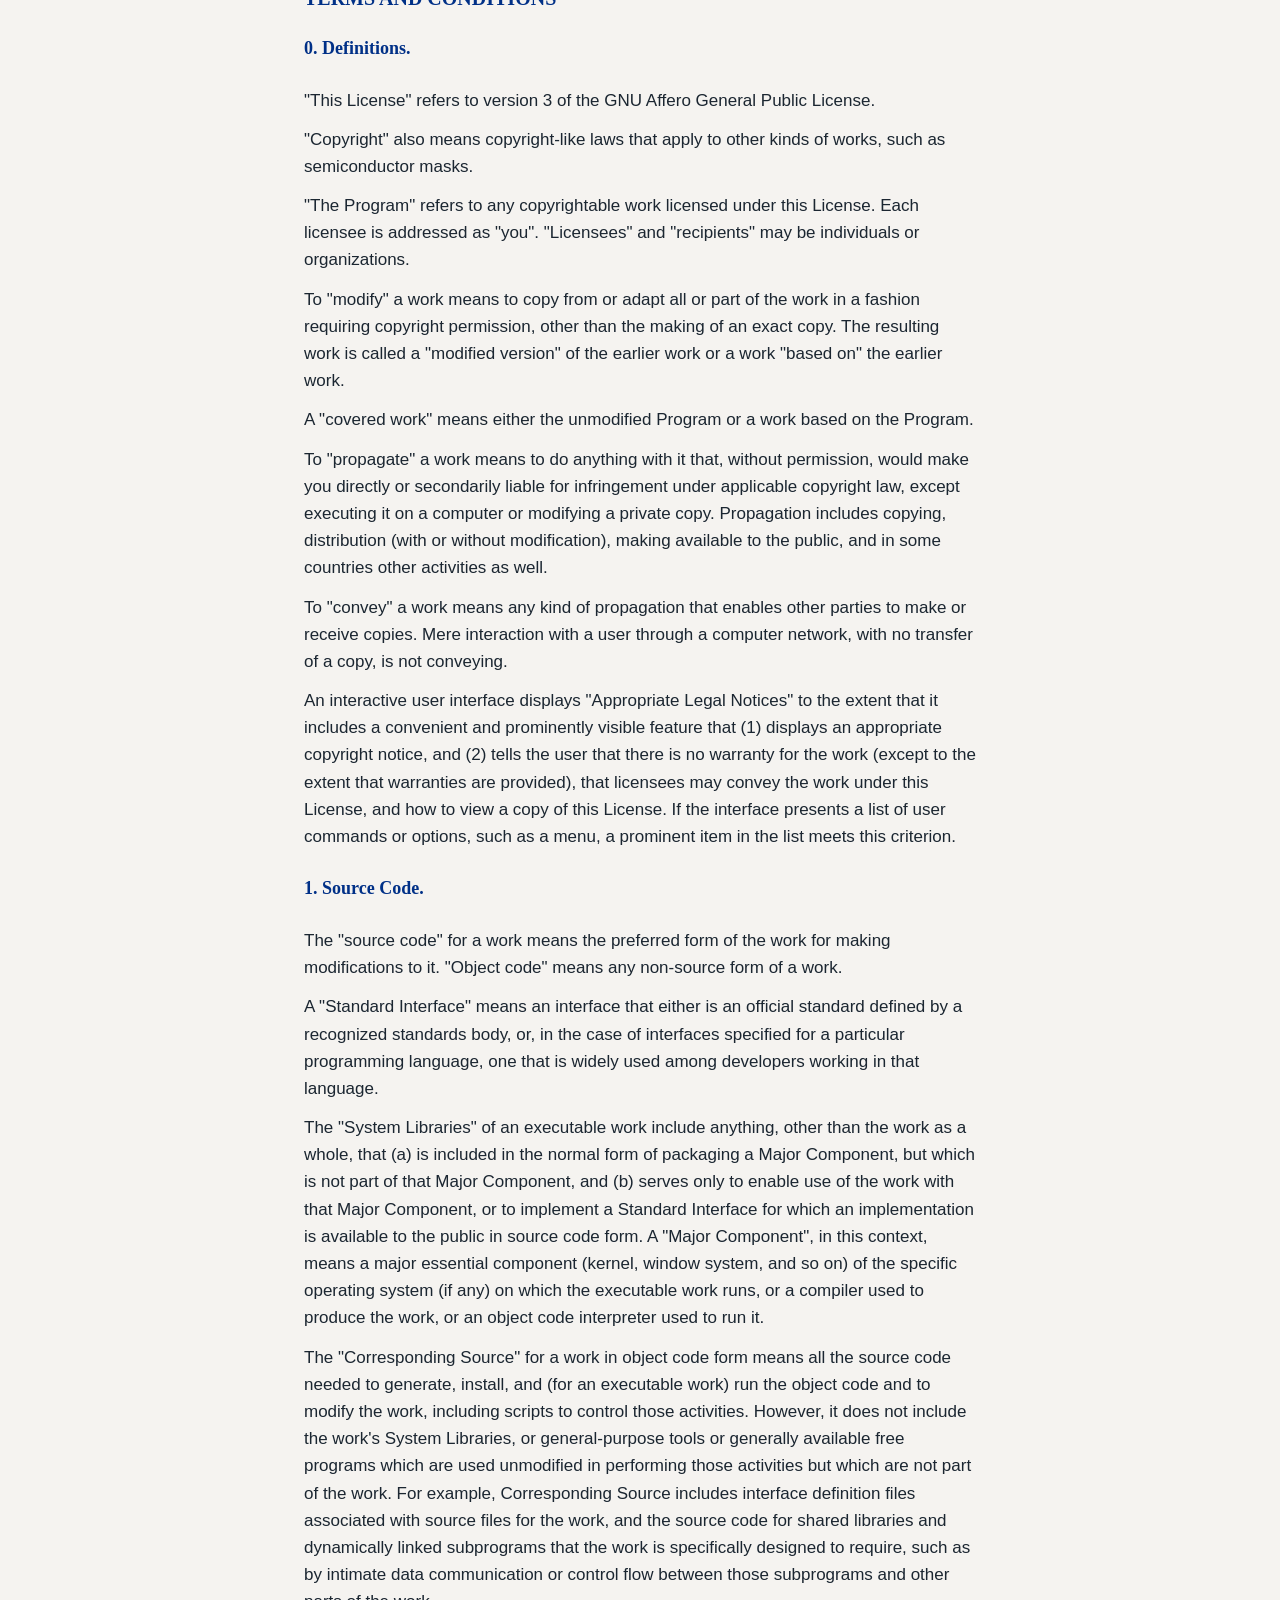
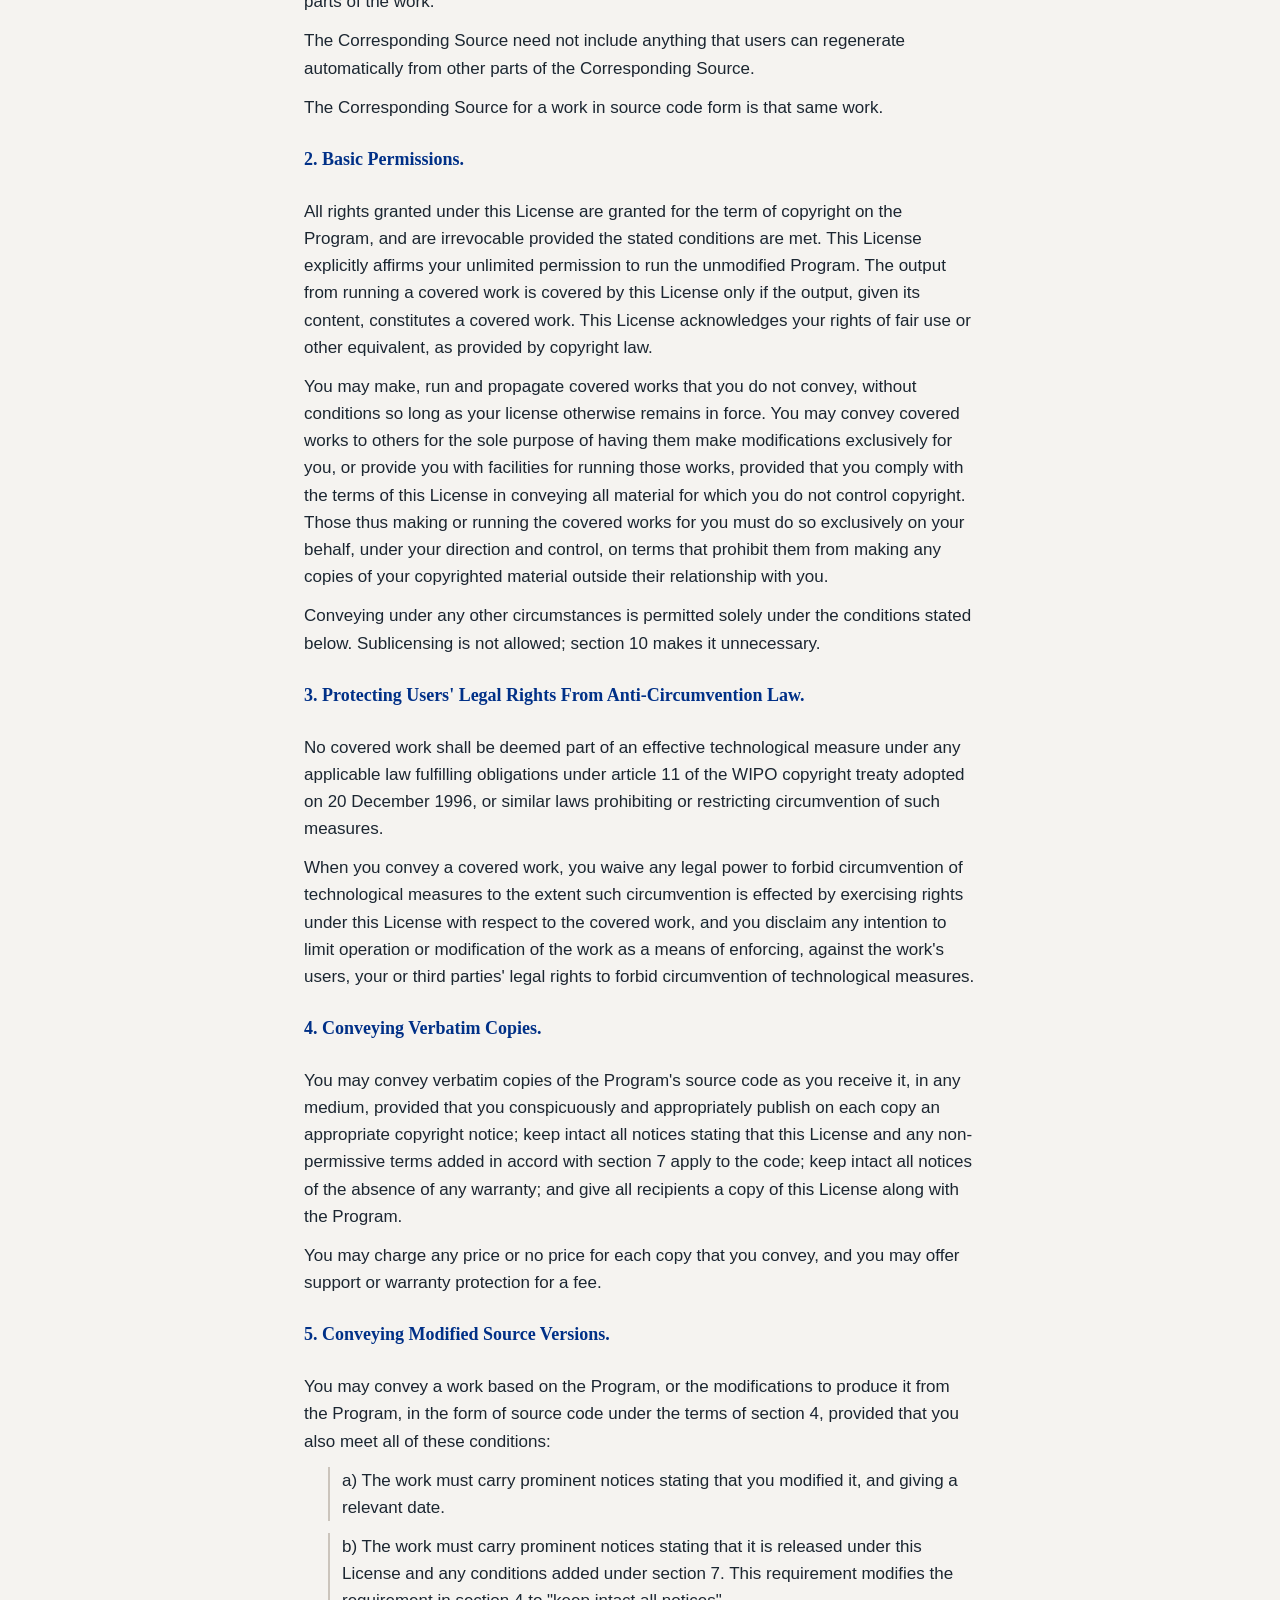
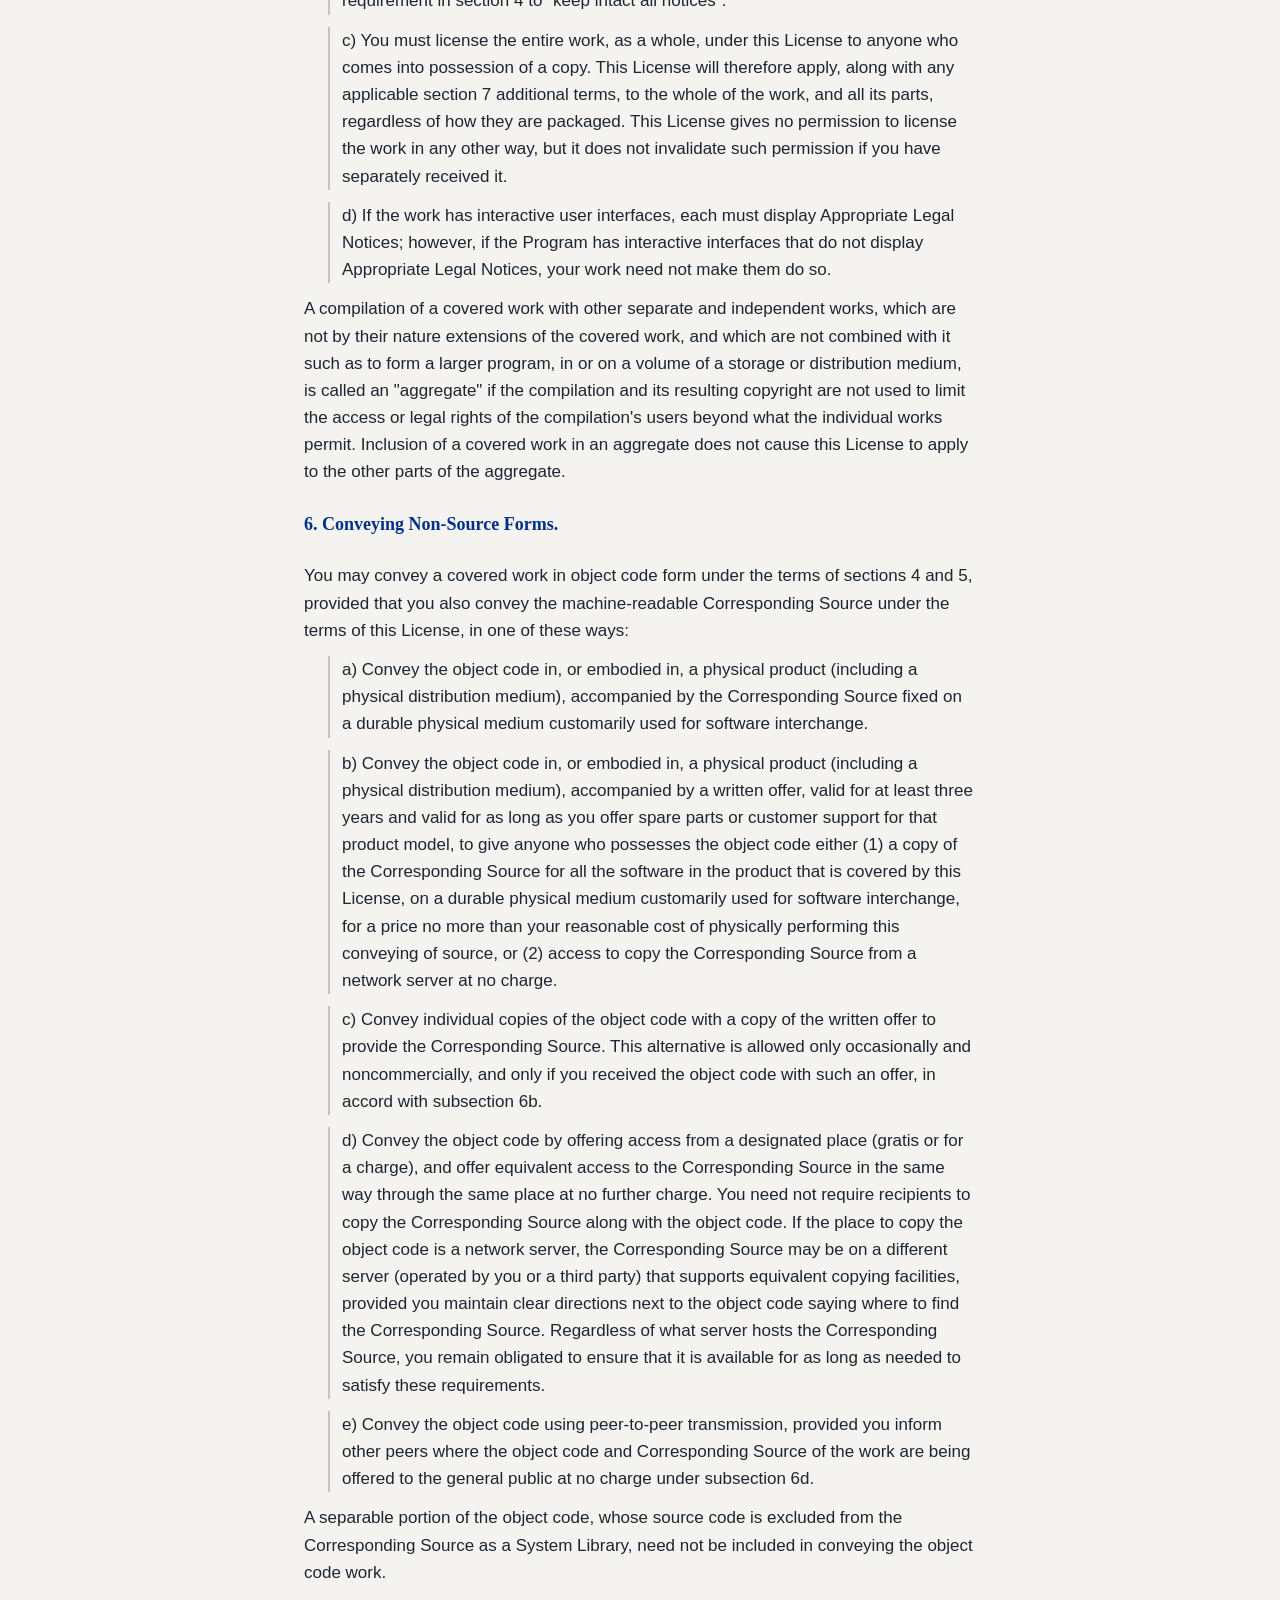
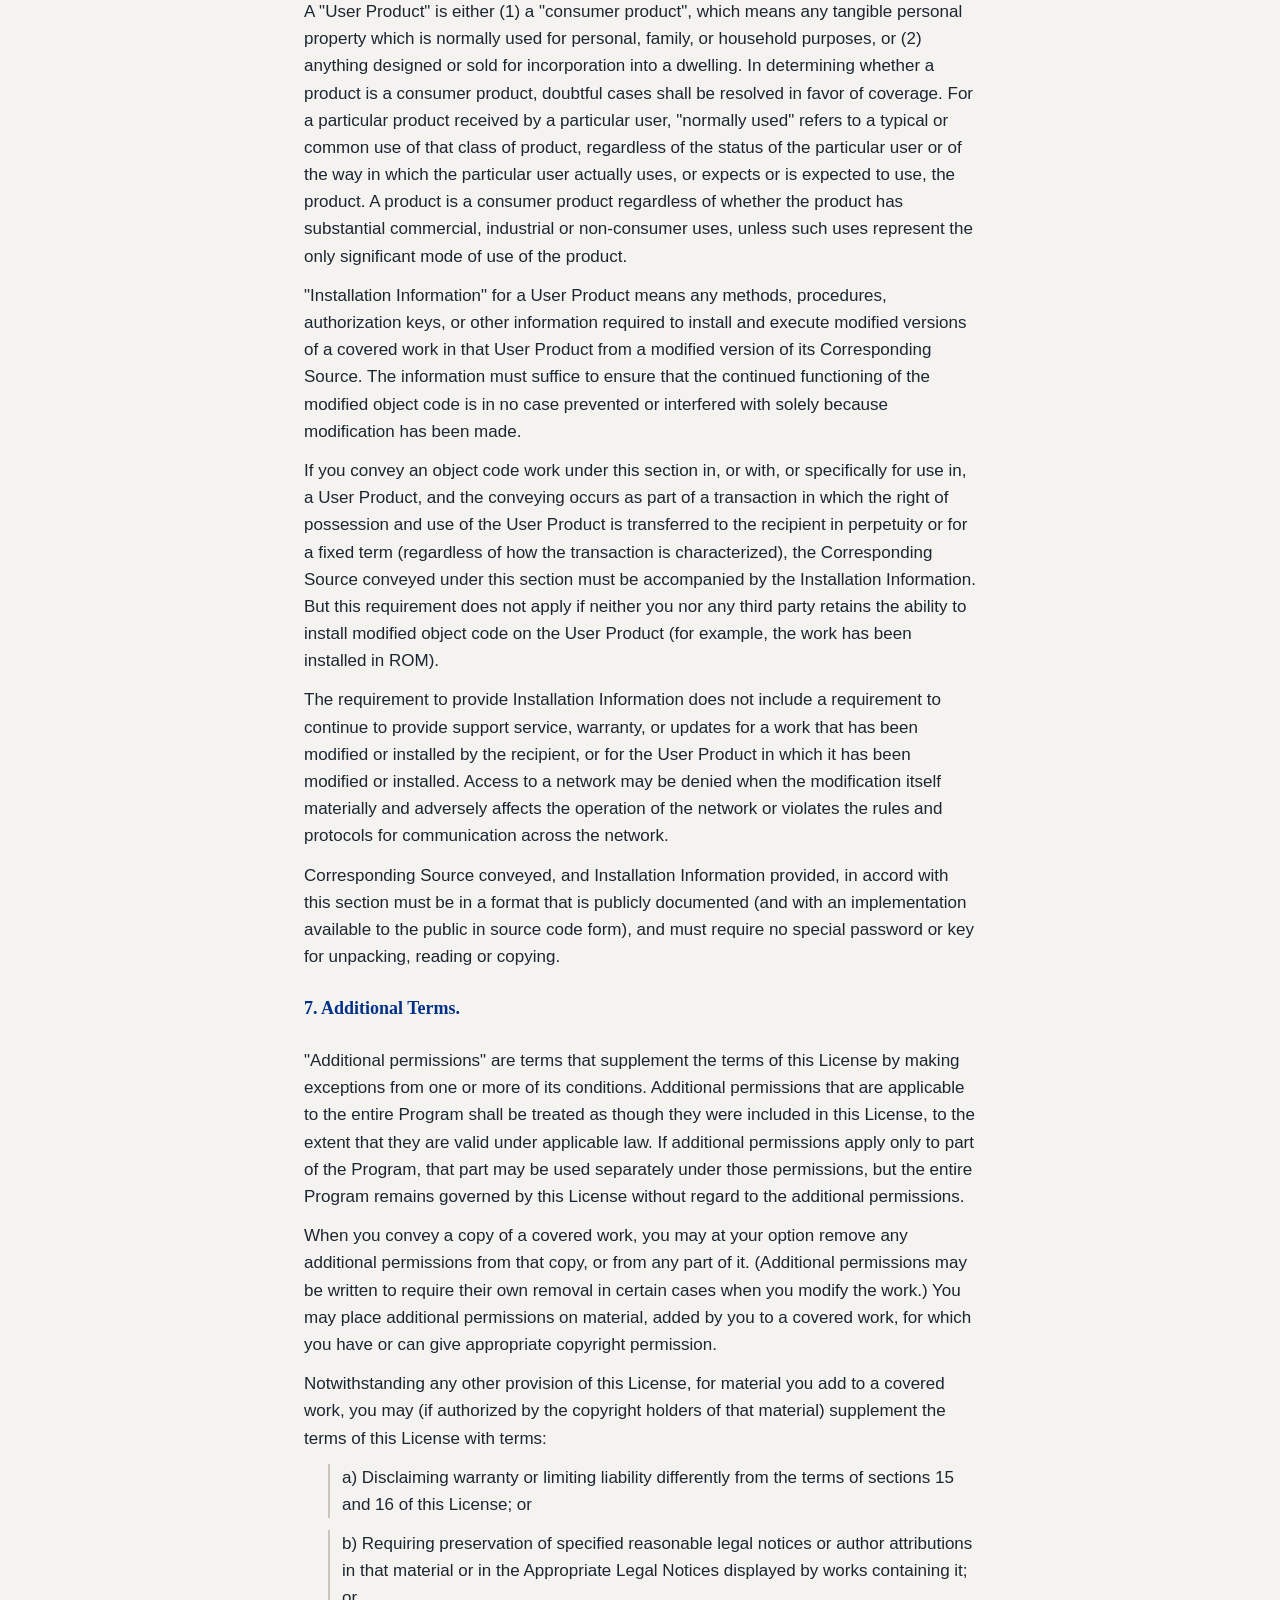
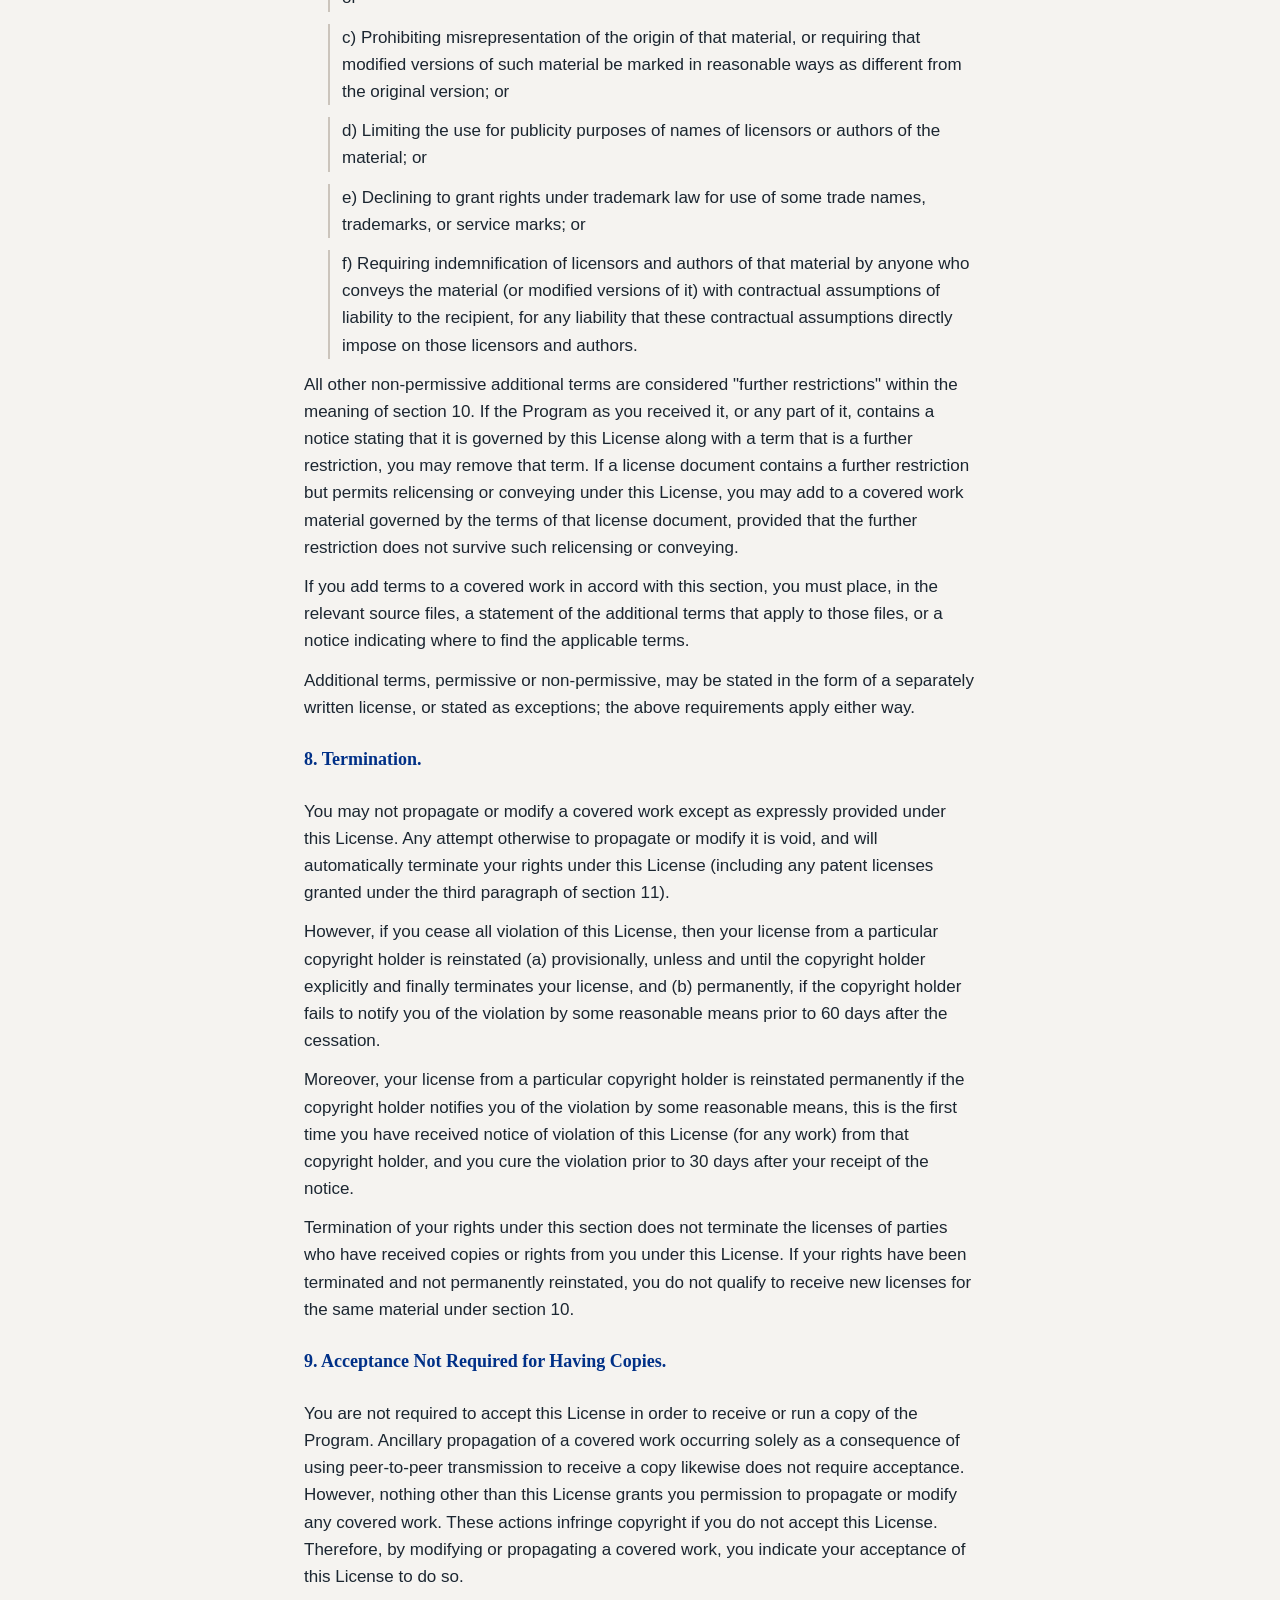
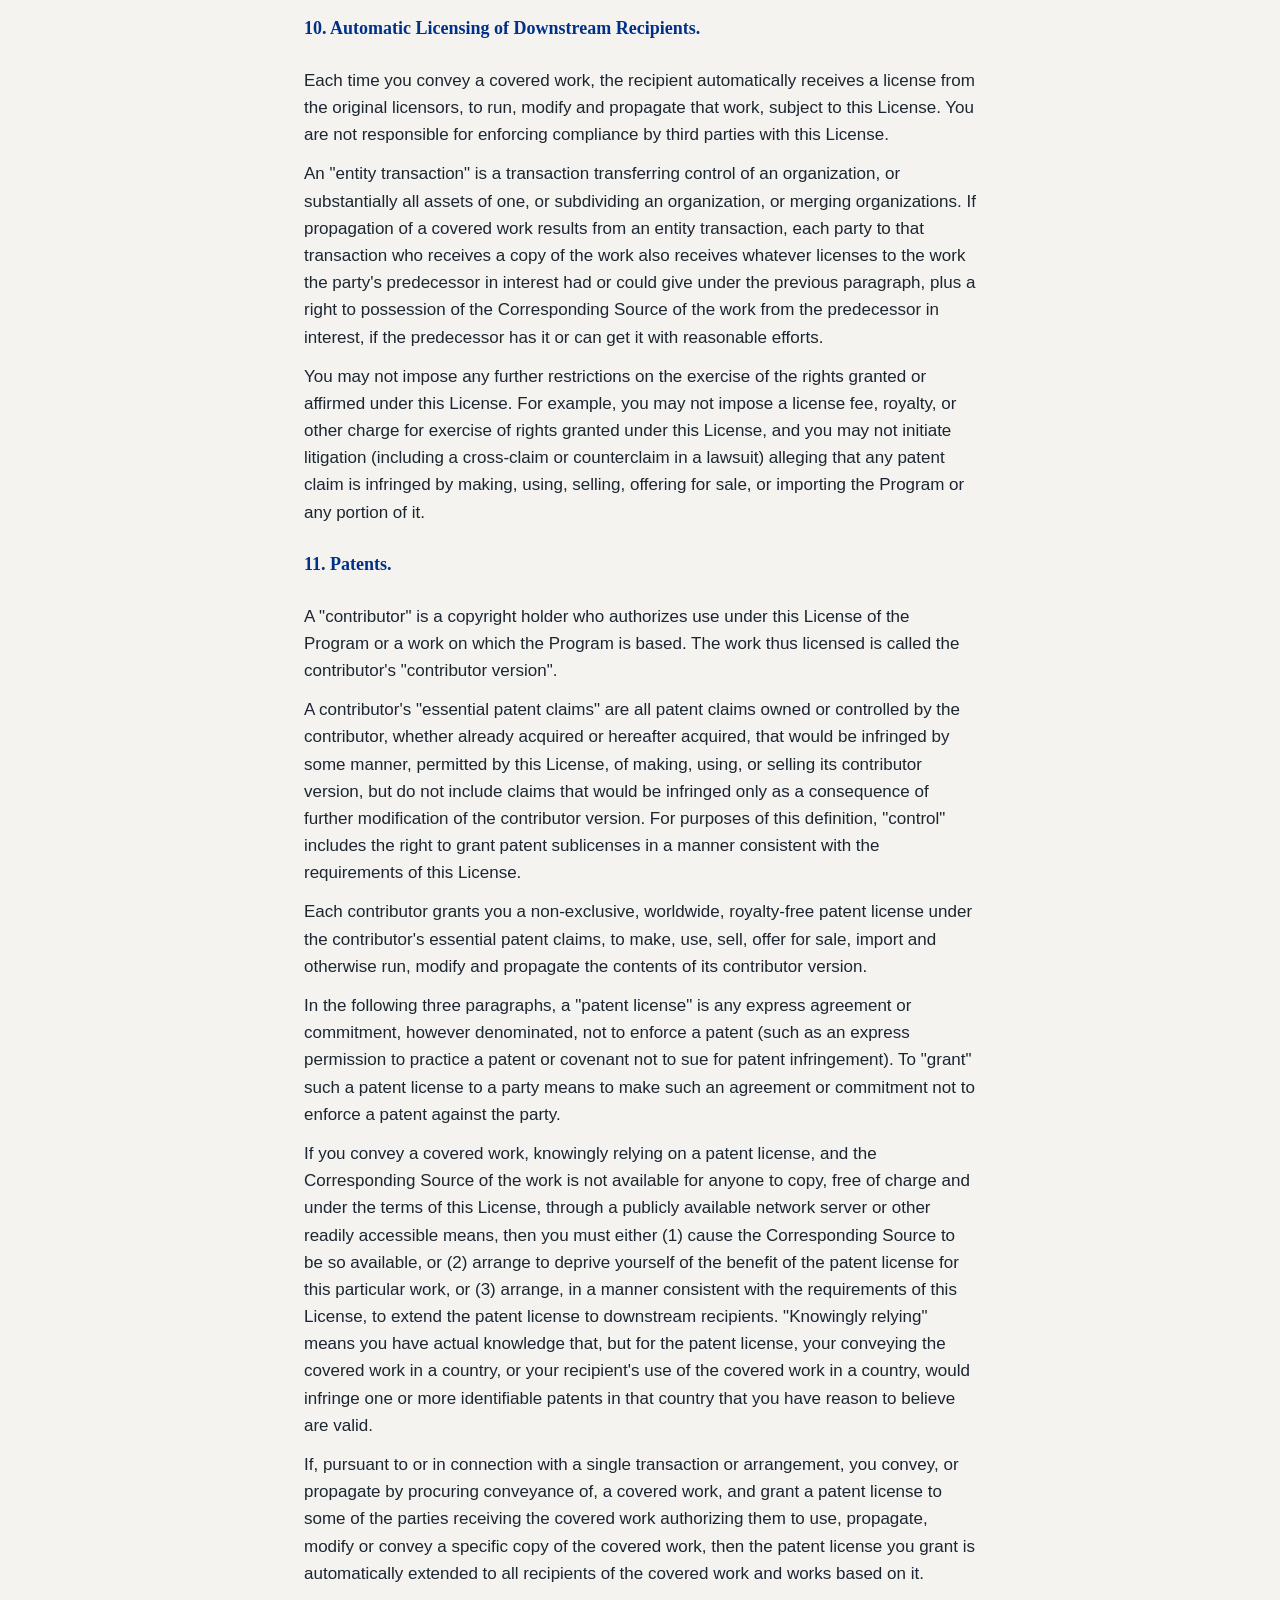
<file: license.html>
<!DOCTYPE html>
<!-- SPDX-License-Identifier: AGPL-3.0-or-later · Copyright (C) 2026 Nicholas Gardella -->
<html lang="en">
<head>
    <meta charset="UTF-8">
    <meta name="viewport" content="width=device-width, initial-scale=1">
    <title>License and notices — text2qti in the Browser</title>
    <meta name="description" content="License (GNU AGPL-3.0-or-later), intended use, third-party components and trademarks for text2qti in the Browser.">
    <link rel="stylesheet" href="css/theme.css">
    <link rel="stylesheet" href="css/doc.css">
    <script type="module" src="js/render-text.js"></script>
</head>
<body>
    <a class="skip-link" href="#content">Skip to content</a>

    <header class="site-header">
        <div class="site-header__inner">
            <p class="site-header__title"><a href="index.html">text2qti in the Browser</a></p>
            <p><a href="index.html">← Back to the quiz builder</a></p>
        </div>
    </header>

    <!-- Both sections are rendered from the repository's own text files by
         js/render-text.js. The fallback links stay if loading fails. -->
    <main id="content" class="doc">
        <article class="rendered" data-render-src="NOTICE.md" data-render-format="markdown" aria-busy="true">
            <h1>License and notices</h1>
            <p>Loading… If this text doesn't change, read <a href="NOTICE.md">NOTICE.md</a> directly.</p>
        </article>

        <section class="rendered license" aria-labelledby="license-text">
            <h2 id="license-text">Full text of the GNU Affero General Public License, version 3</h2>
            <p class="doc__note">Reproduced verbatim from the <a href="LICENSE">LICENSE</a> file (also at <a href="https://www.gnu.org/licenses/agpl-3.0.html">gnu.org</a>). Only the formatting is added here.</p>
            <div data-render-src="LICENSE" data-render-format="license" aria-busy="true">
                <p>Loading… If this text doesn't change, read the <a href="LICENSE">plain-text LICENSE</a>.</p>
            </div>
        </section>
    </main>

    <footer class="site-footer">
        <div class="site-footer__inner">
            <ul>
                <li>Concept &amp; architecture: <a href="https://n.gardella.cc/">Nicholas Gardella, Ph.D.</a></li>
                <li>Parser: <a href="https://github.com/gpoore/text2qti">text2qti</a> by Geoffrey M. Poore (BSD-3-Clause)</li>
                <li>Built with AI coding tools under Nicholas Gardella's direction</li>
            </ul>
            <ul aria-label="Project links">
                <li><a href="https://github.com/njg4ne/text2qti">Source code</a></li>
                <li><a href="license.html">License (AGPL-3.0)</a></li>
                <li><a href="history.html">Development history</a></li>
                <li><a href="agents.html">AI agent guide</a></li>
            </ul>
        </div>
    </footer>
</body>
</html>
</file>
<file: css/theme.css>
/* SPDX-License-Identifier: AGPL-3.0-or-later · Copyright (C) 2026 Nicholas Gardella */
/*
 * theme.css — shared look and feel for every page on the site.
 *
 * Colors come from the Washington and Lee brand guide
 * (my.wlu.edu → Brand Guide → Color and Typography). Raw brand colors are
 * declared once as --wl-* tokens; everything else uses *semantic* tokens
 * (--color-text, --color-link, ...) so a page never hard-codes a hex value.
 *
 * Contrast notes (WCAG 2.2, measured against white unless noted):
 *   W&L Blue  #003087  ~12.6:1  body links, primary button, header background
 *   Slate     #425563   ~7.6:1  secondary text
 *   Brick     #861F41   ~9.6:1  error text
 *   Cannan    #00843D   ~4.8:1  success text (AA for normal text)
 *   Blue Ridge #0076A8  ~4.9:1  focus ring (non-text needs 3:1)
 *   Liberty Hall Grey #707372 ~4.8:1  form-control borders (non-text needs 3:1)
 *   Spring Leaf, Autumn Leaf, Blue Sky and Footbridge Grey fail as text on
 *   white, so they are only used as decorative accents / tinted backgrounds.
 *
 * Typography: the brand's primary face is Palatino (headings); Arial is the
 * approved sans-serif substitute (body/UI). Sizes never drop below 1rem for
 * reading text or 0.9375rem (15px) for secondary text.
 */

/* ---------- Tokens ---------- */
:root {
  /* Brand palette (primary) */
  --wl-blue: #003087;
  --wl-liberty-grey: #707372;
  /* Brand palette (secondary — keep under ~50% of any design) */
  --wl-slate: #425563;
  --wl-brick: #861f41;
  --wl-blue-ridge: #0076a8;
  --wl-cannan-green: #00843d;
  --wl-autumn-leaf: #f0b323;
  --wl-blue-sky: #99d6ea;
  --wl-footbridge-grey: #cbc4bc;

  /* Semantic colors */
  --color-bg: #f5f3f0;          /* very light tint of Footbridge Grey */
  --color-surface: #ffffff;
  --color-text: #1b2631;        /* near-black, slate-leaning */
  --color-text-muted: var(--wl-slate);
  --color-link: var(--wl-blue);
  --color-border: var(--wl-footbridge-grey);   /* decorative dividers */
  --color-control-border: var(--wl-liberty-grey); /* inputs: needs 3:1 */
  --color-focus: var(--wl-blue-ridge);
  --color-code-bg: #eef1f5;
  --color-header-bg: var(--wl-blue);
  --color-header-text: #ffffff;
  --color-header-accent: var(--wl-blue-sky);
  --color-success: var(--wl-cannan-green);
  --color-error: var(--wl-brick);
  --color-error-bg: #f9edf1;
  --color-warning-bg: #fdf4dc;
  --color-warning-edge: var(--wl-autumn-leaf);
  --color-info-bg: #e9f5fa;
  --color-info-edge: var(--wl-blue-ridge);

  /* Type */
  --font-heading: Palatino, "Palatino Linotype", "Book Antiqua", "URW Palladio L", "Times New Roman", serif;
  --font-body: Arial, "Helvetica Neue", Helvetica, sans-serif;
  --font-mono: ui-monospace, "SF Mono", Menlo, Consolas, "Liberation Mono", monospace;
  --text-sm: 0.9375rem;  /* smallest size used anywhere */
  --text-base: 1rem;
  --text-lg: 1.25rem;
  --text-xl: 1.625rem;

  /* Spacing scale (one place to tune density) */
  --space-1: 0.25rem;
  --space-2: 0.5rem;
  --space-3: 0.75rem;
  --space-4: 1rem;
  --space-5: 1.5rem;
  --space-6: 2rem;

  --radius: 0.5rem;
  --shadow: 0 1px 2px rgb(0 0 0 / 0.08);
  --page-max: 72rem;

  /* The brand is a light design; tell the UA so form controls match. */
  color-scheme: light;
}

/* ---------- Reset / base ---------- */
/* border-box everywhere so padding + border never push an element past its
   container (the old page's source of stray scrollbars). */
*,
*::before,
*::after {
  box-sizing: border-box;
}

html {
  -webkit-text-size-adjust: 100%;
  text-size-adjust: 100%;
}

body {
  margin: 0;
  background: var(--color-bg);
  color: var(--color-text);
  font-family: var(--font-body);
  font-size: var(--text-base);
  line-height: 1.5;
}

h1,
h2,
h3 {
  font-family: var(--font-heading);
  line-height: 1.2;
  margin: 0;
}

p,
ol,
ul,
pre {
  margin: 0;
}

a {
  color: var(--color-link);
  text-underline-offset: 0.15em;
}
a:hover {
  text-decoration-thickness: 2px;
}

/* One consistent, highly visible focus indicator for keyboard users. */
:focus-visible {
  outline: 3px solid var(--color-focus);
  outline-offset: 2px;
}

code,
pre,
kbd,
textarea {
  font-family: var(--font-mono);
}

code,
kbd {
  font-size: 0.95em;
  background: var(--color-code-bg);
  border-radius: 0.25rem;
  padding: 0.05em 0.3em;
}

pre {
  font-size: var(--text-sm);
  background: var(--color-code-bg);
  border-radius: var(--radius);
  padding: var(--space-3);
  overflow-x: auto;      /* long lines scroll inside the block, not the page */
  white-space: pre;
}

/* Visually hidden but still announced by screen readers. */
.visually-hidden {
  position: absolute;
  width: 1px;
  height: 1px;
  overflow: hidden;
  clip-path: inset(50%);
  white-space: nowrap;
}

.skip-link {
  position: absolute;
  left: var(--space-4);
  top: -10rem;
  z-index: 10;
  background: var(--color-surface);
  padding: var(--space-2) var(--space-4);
  border-radius: var(--radius);
}
.skip-link:focus {
  top: var(--space-2);
}

/* ---------- Site header / footer (shared by all pages) ---------- */
.site-header {
  background: var(--color-header-bg);
  color: var(--color-header-text);
  border-bottom: 4px solid var(--color-header-accent);
}

.site-header__inner,
.site-footer__inner {
  max-width: var(--page-max);
  margin-inline: auto;
  padding: var(--space-3) var(--space-4);
  display: flex;
  flex-wrap: wrap;
  align-items: baseline;
  justify-content: space-between;
  gap: var(--space-2) var(--space-5);
}

.site-header h1 {
  font-size: var(--text-xl);
}

.site-header a {
  color: inherit;
}

.site-header p {
  font-size: var(--text-sm);
}

.site-footer {
  border-top: 1px solid var(--color-border);
  background: var(--color-surface);
  color: var(--color-text-muted);
  font-size: var(--text-sm);
}

.site-footer ul {
  list-style: none;
  padding: 0;
  display: flex;
  flex-wrap: wrap;
  gap: var(--space-1) var(--space-5);
}

/* ---------- Reusable pieces ---------- */
.card {
  background: var(--color-surface);
  border: 1px solid var(--color-border);
  border-radius: var(--radius);
  box-shadow: var(--shadow);
  padding: var(--space-4);
}

/* Callouts: tinted background + colored left edge. Text stays dark so the
   contrast never depends on the accent color. */
.callout {
  border-left: 4px solid var(--color-info-edge);
  background: var(--color-info-bg);
  border-radius: var(--radius);
  padding: var(--space-3) var(--space-4);
}
.callout--warning {
  border-left-color: var(--color-warning-edge);
  background: var(--color-warning-bg);
}
.callout > * + * {
  margin-top: var(--space-1);
}

.button {
  font: inherit;
  font-weight: 700;
  border-radius: var(--radius);
  padding: var(--space-2) var(--space-5);
  border: 2px solid var(--wl-blue);
  cursor: pointer;
  min-height: 2.75rem;   /* comfortable touch target */
}
.button--primary {
  background: var(--wl-blue);
  color: #fff;
}
.button--primary:hover:not(:disabled) {
  background: #00246a;
}
.button--secondary {
  background: var(--color-surface);
  color: var(--wl-blue);
}
.button--secondary:hover:not(:disabled) {
  background: var(--color-info-bg);
}
.button:disabled {
  cursor: progress;
  opacity: 0.6;
}

@media (prefers-reduced-motion: no-preference) {
  .button {
    transition: background-color 120ms ease;
  }
}
</file>
<file: css/app.css>
/* SPDX-License-Identifier: AGPL-3.0-or-later · Copyright (C) 2026 Nicholas Gardella */
/*
 * app.css — layout for the compiler page (index.html).
 *
 * Goal: on a typical laptop/desktop window the whole app fits in the
 * viewport with no page scrollbar. Only the syntax guide and the editor
 * scroll internally. On small or short screens we fall back to normal
 * document flow (page scrolls), because squeezing everything into one
 * screen there would make the editor unusably small.
 *
 * How the "fits the window" layout works:
 *   body      = flex column, exactly 100dvh tall
 *   header/footer take their natural height (flex: none)
 *   main      = flex: 1 + min-height: 0  → gets the leftover height
 *   main      = 2-column grid; each column is min-height: 0 so that its
 *               children can shrink and scroll instead of growing the page.
 * `min-height: 0` is the key: flex/grid items default to min-height:auto,
 * which refuses to shrink below content height and causes overflow.
 */

.app {
  width: 100%;
  max-width: var(--page-max);
  margin-inline: auto;
  padding: var(--space-4);
  display: grid;
  gap: var(--space-4);
  grid-template-columns: minmax(0, 1fr);
}

/* ---------- Syntax guide (left column) ---------- */
.guide {
  display: flex;
  flex-direction: column;
  gap: var(--space-3);
}

.guide h2,
.editor h2 {
  font-size: var(--text-lg);
  color: var(--wl-blue);
}

.guide__body {
  display: flex;
  flex-direction: column;
  gap: var(--space-4);
}

.guide__body h3 {
  font-family: var(--font-body);
  font-size: var(--text-base);
  margin-bottom: var(--space-1);
}

.guide__body pre {
  /* Wrap long lines in the narrow column instead of scrolling sideways. */
  white-space: pre-wrap;
  overflow-wrap: anywhere;
}

.guide__body p {
  font-size: var(--text-sm);
  color: var(--color-text-muted);
  margin-top: var(--space-1);
}

/* ---------- Editor (right column) ---------- */
.editor {
  display: flex;
  flex-direction: column;
  gap: var(--space-3);
}

.editor__header {
  display: flex;
  flex-wrap: wrap;
  align-items: baseline;
  justify-content: space-between;
  gap: var(--space-2);
}

.editor textarea {
  width: 100%;
  min-height: 16rem;
  resize: vertical;
  font-size: var(--text-base);
  line-height: 1.5;
  padding: var(--space-3);
  color: var(--color-text);
  background: var(--color-surface);
  border: 1px solid var(--color-control-border);
  border-radius: var(--radius);
  tab-size: 4;
}

.editor__actions {
  display: flex;
  flex-wrap: wrap;
  align-items: center;
  gap: var(--space-3);
}

.editor__actions .button--primary {
  margin-left: auto;   /* push the main action to the right */
}

.status {
  font-size: var(--text-sm);
  color: var(--color-text-muted);
}
.status[data-state="ready"],
.status[data-state="success"] {
  color: var(--color-success);
  font-weight: 700;
}
.status[data-state="error"] {
  color: var(--color-error);
  font-weight: 700;
}

.error-output {
  color: var(--color-error);
  background: var(--color-error-bg);
  border-left: 4px solid var(--color-error);
  white-space: pre-wrap;
  max-height: 10rem;
  overflow: auto;
}

/* ---------- Wide + tall enough: fit everything in one screen ---------- */
@media (min-width: 60rem) and (min-height: 36rem) {
  body {
    height: 100dvh;
    display: flex;
    flex-direction: column;
  }

  .site-header,
  .site-footer {
    flex: none;
  }

  .app {
    flex: 1;
    min-height: 0;
    grid-template-columns: minmax(18rem, 1fr) minmax(0, 2fr);
    /* A single row that is exactly the available height (not content height). */
    grid-template-rows: minmax(0, 1fr);
  }

  .guide,
  .editor {
    min-height: 0;
    grid-row: 1;
  }

  /* Visual order differs from source order (editor is first in the HTML). */
  .guide {
    grid-column: 1;
  }
  .editor {
    grid-column: 2;
  }

  /* The guide content scrolls inside its card. */
  .guide__body {
    flex: 1;
    min-height: 0;
    overflow-y: auto;
    padding-right: var(--space-2);
  }

  /* The textarea absorbs all remaining height in the editor card. */
  .editor textarea {
    flex: 1;
    min-height: 8rem;
    resize: none;
  }
}
</file>
<file: css/doc.css>
/* SPDX-License-Identifier: AGPL-3.0-or-later · Copyright (C) 2026 Nicholas Gardella */
/*
 * doc.css — layout for long-form help pages (canvas-import.html).
 * Normal document flow: the page scrolls, and line length is capped at a
 * comfortable reading measure (~70 characters).
 */

.site-header .site-header__title {  /* beats `.site-header p` in theme.css */
  font-family: var(--font-heading);
  font-size: var(--text-lg);
  font-weight: 700;
}

.site-header__title a {
  text-decoration: none;
}

.doc {
  max-width: 44rem;
  margin-inline: auto;
  padding: var(--space-6) var(--space-4);
  display: flex;
  flex-direction: column;
  gap: var(--space-5);
  font-size: 1.0625rem;
  line-height: 1.6;
}

.doc h1 {
  font-size: 2rem;
  color: var(--wl-blue);
}

.doc h2 {
  font-size: 1.375rem;
  color: var(--wl-blue);
  margin-bottom: var(--space-2);
  /* Keep headings clear of the top edge when jumped to from the TOC. */
  scroll-margin-top: var(--space-4);
}

.doc section > * + * {
  margin-top: var(--space-3);
}

.doc ol,
.doc ul {
  padding-left: 1.5rem;
}

.doc li + li {
  margin-top: var(--space-2);
}

.doc__lede {
  font-size: var(--text-lg);
}

.doc__toc {
  border-left: 4px solid var(--wl-blue-sky);
  padding-left: var(--space-4);
}

.doc__toc h2 {
  font-family: var(--font-body);
  font-size: var(--text-base);
  color: var(--color-text);
}

.doc__note {
  color: var(--color-text-muted);
  font-size: var(--text-base);
}

.doc .button {
  display: inline-block;
  text-decoration: none;
}

@media (prefers-reduced-motion: no-preference) {
  html {
    scroll-behavior: smooth;
  }
}

/* ---------- Pages rendered from repository text (license.html, history.html) ---------- */
/* Flow spacing for content injected by js/render-text.js (at any depth,
   since the license text sits inside a wrapper <div>). */
.rendered :where(h1, h2, h3, h4, p, ul, ol, pre, details, div) + * {
  margin-top: var(--space-3);
}

.rendered h2,
.rendered h3 {
  margin-top: var(--space-6);
}

.rendered h3 {
  font-size: var(--text-lg);
  color: var(--wl-blue);
}

.rendered h4 {
  font-family: var(--font-heading);
  font-size: 1.125rem;
  color: var(--wl-blue);
  margin-top: var(--space-5);
  scroll-margin-top: var(--space-4);
}

/* License clauses like "a) ..." and sample notices are indented in the source. */
.rendered .indented {
  margin-left: var(--space-5);
  padding-left: var(--space-3);
  border-left: 2px solid var(--color-border);
}

.license-toc {
  background: var(--color-surface);
  border: 1px solid var(--color-border);
  border-radius: var(--radius);
  padding: var(--space-3) var(--space-4);
}

.license-toc summary {
  cursor: pointer;
  font-weight: 700;
}

.license-toc ol {
  list-style: none;
  padding-left: 0;
  margin-top: var(--space-2);
}

/* Long license lines wrap rather than forcing sideways scrolling. */
.rendered pre {
  white-space: pre-wrap;
}

/* ---------- Skimmable point grids (agents.html) ---------- */
.points {
  list-style: none;
  padding: 0;
  margin: 0;
  display: grid;
  grid-template-columns: repeat(auto-fit, minmax(min(100%, 18rem), 1fr));
  gap: var(--space-3);
}

.doc .points li + li {
  margin-top: 0;   /* the grid gap handles spacing */
}

.points dt {
  font-weight: 700;
}

.points dd {
  margin: var(--space-1) 0 0;
}
</file>
